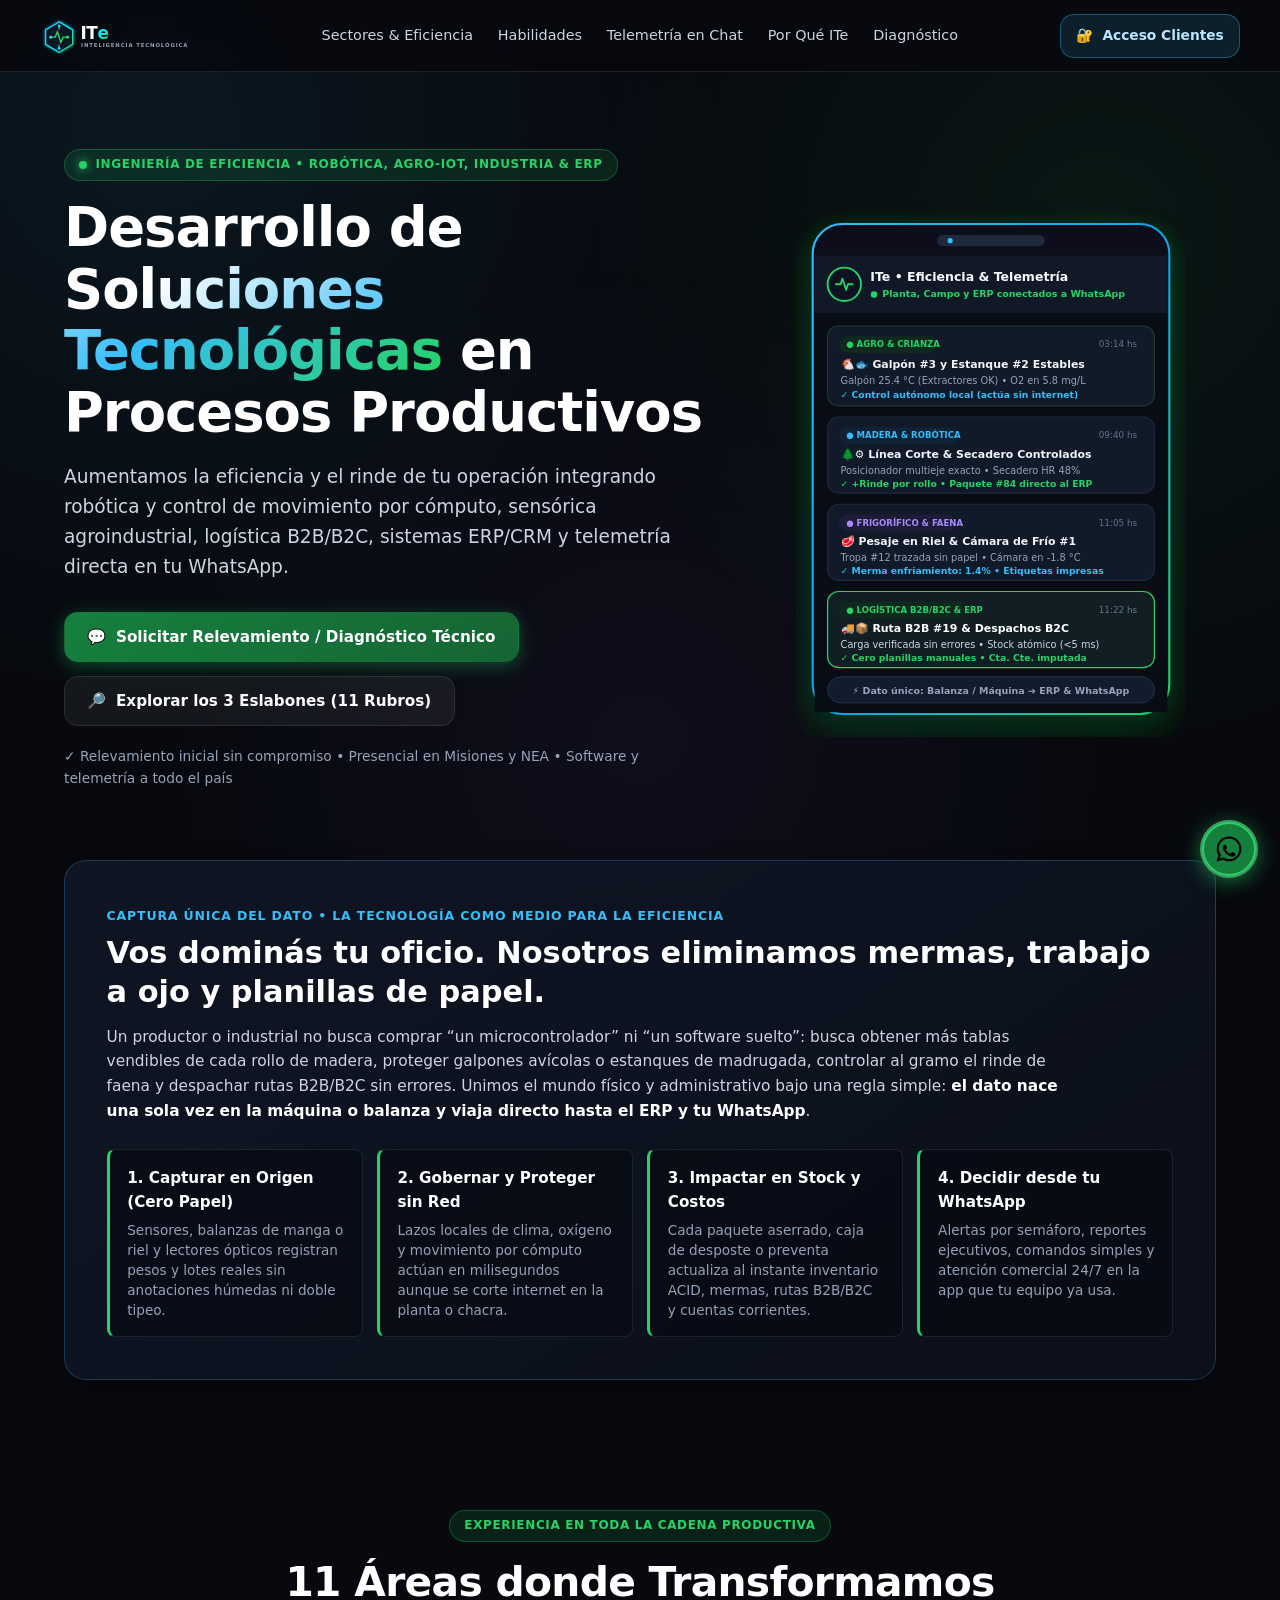
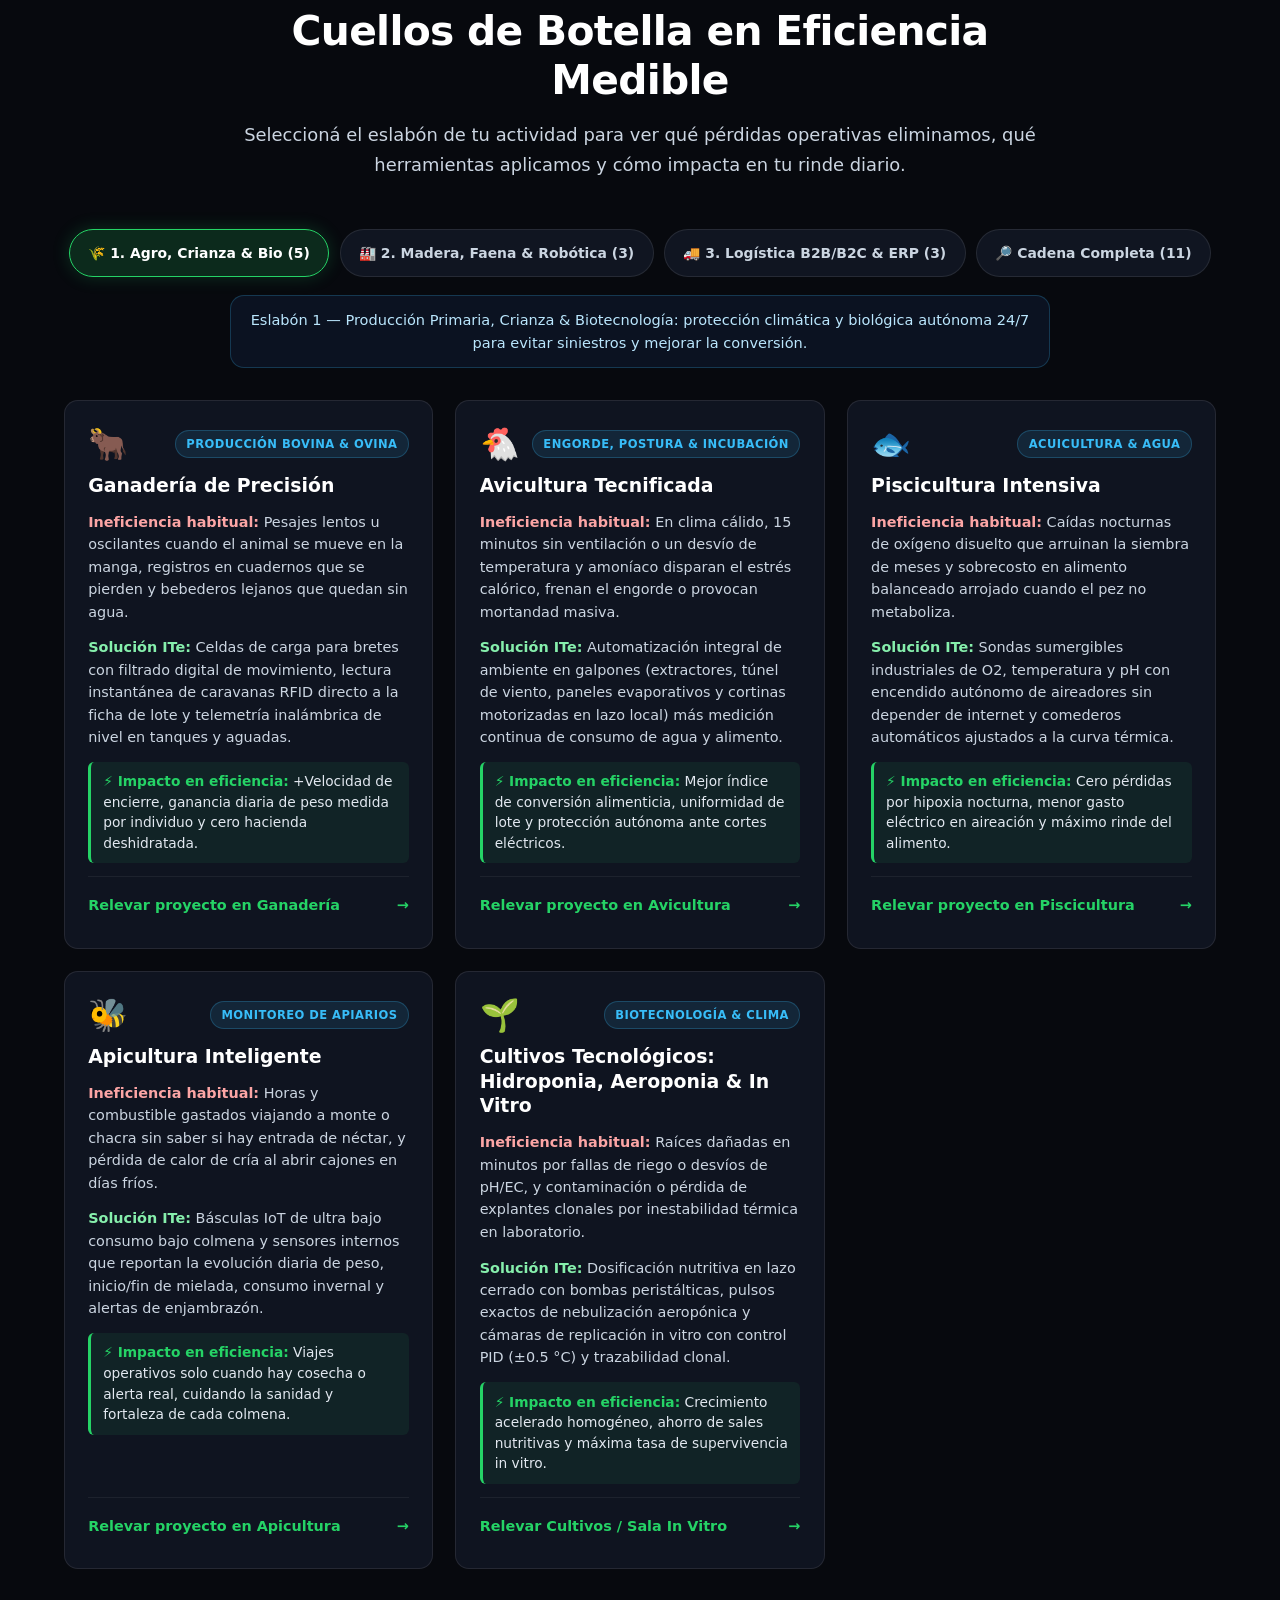
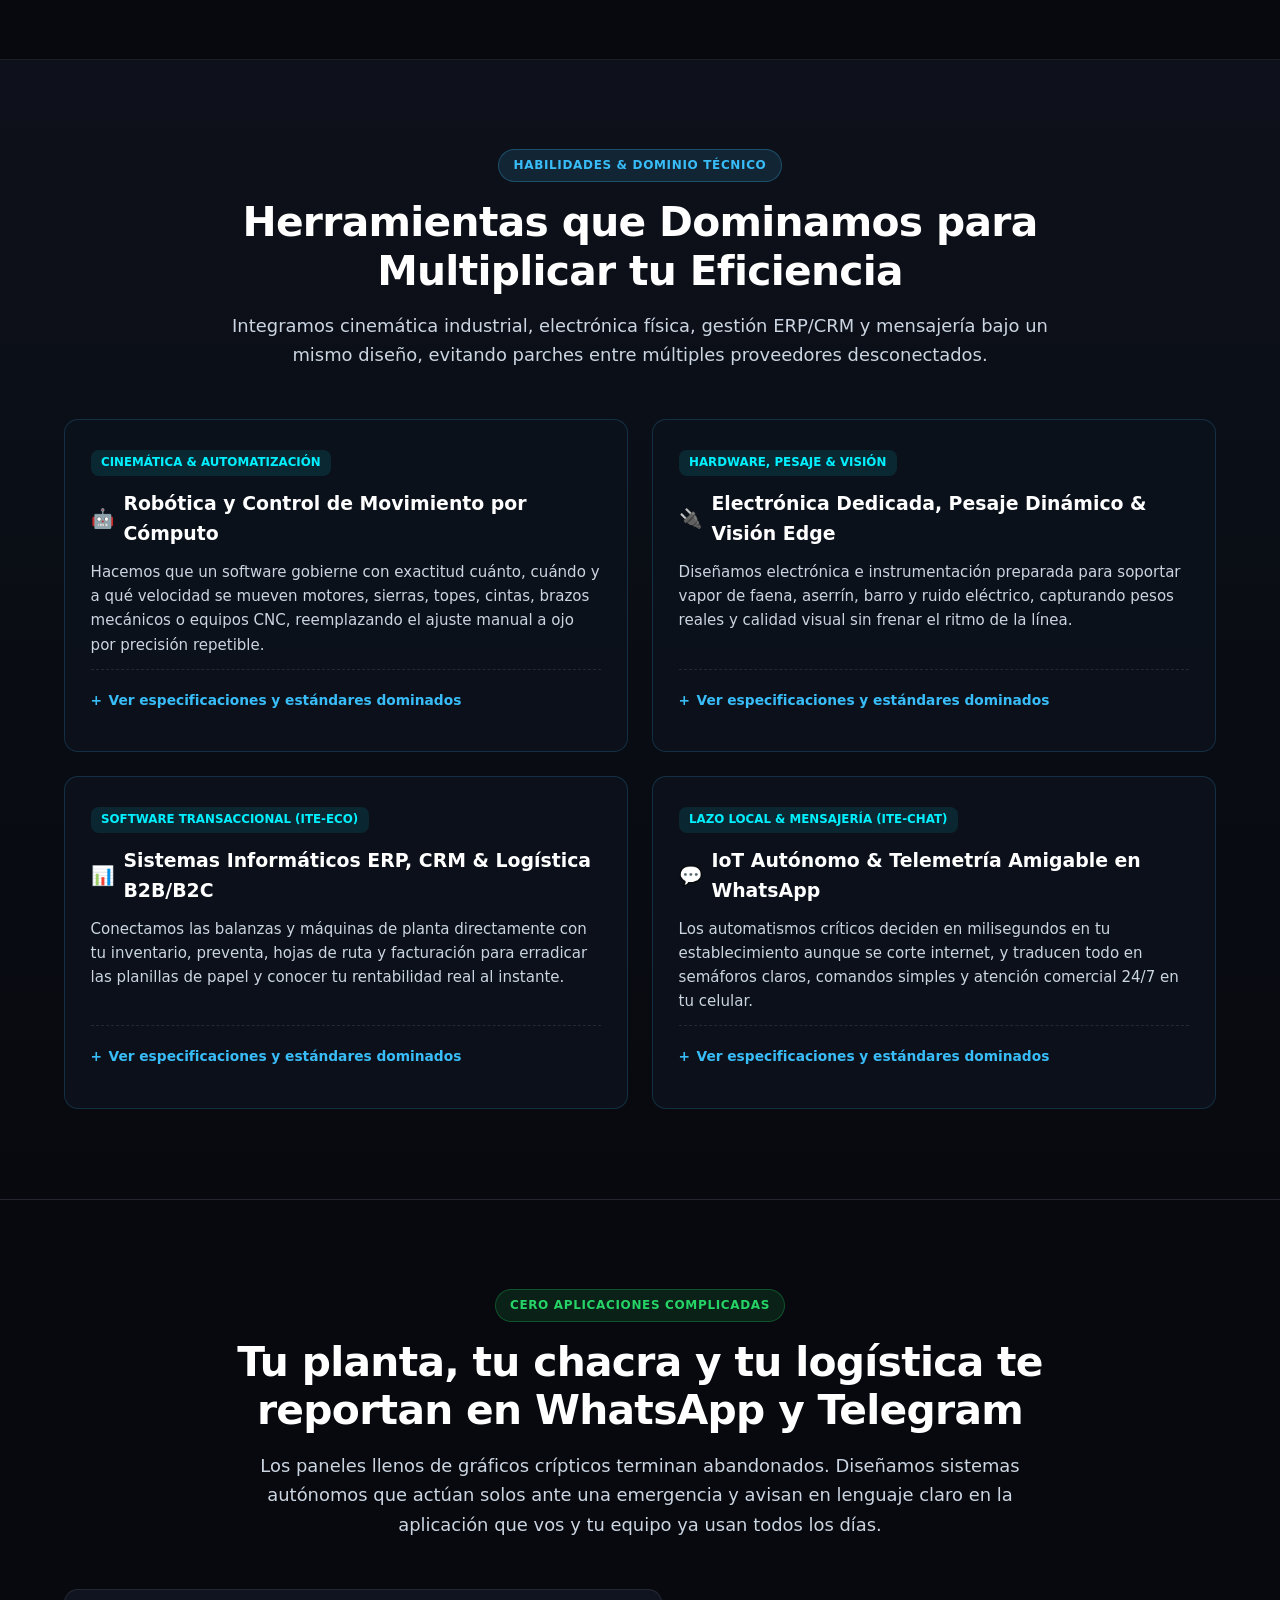
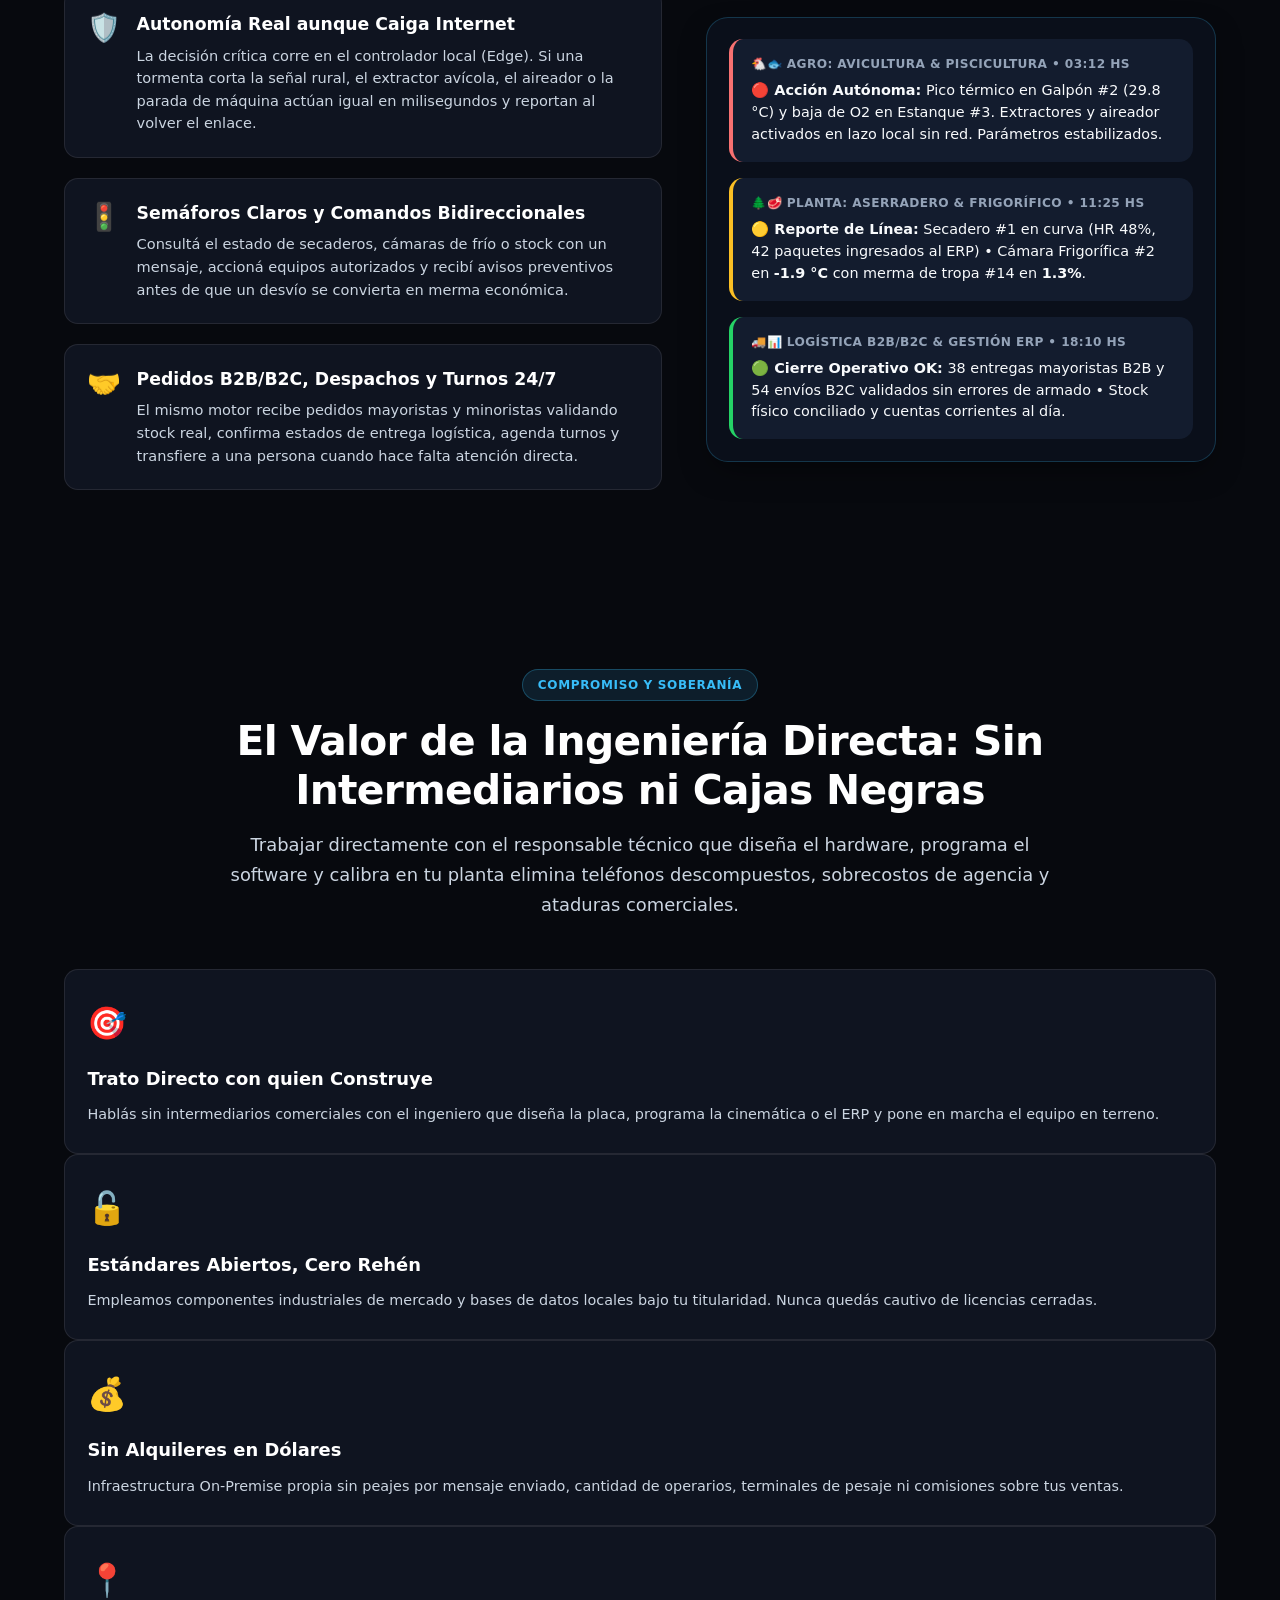
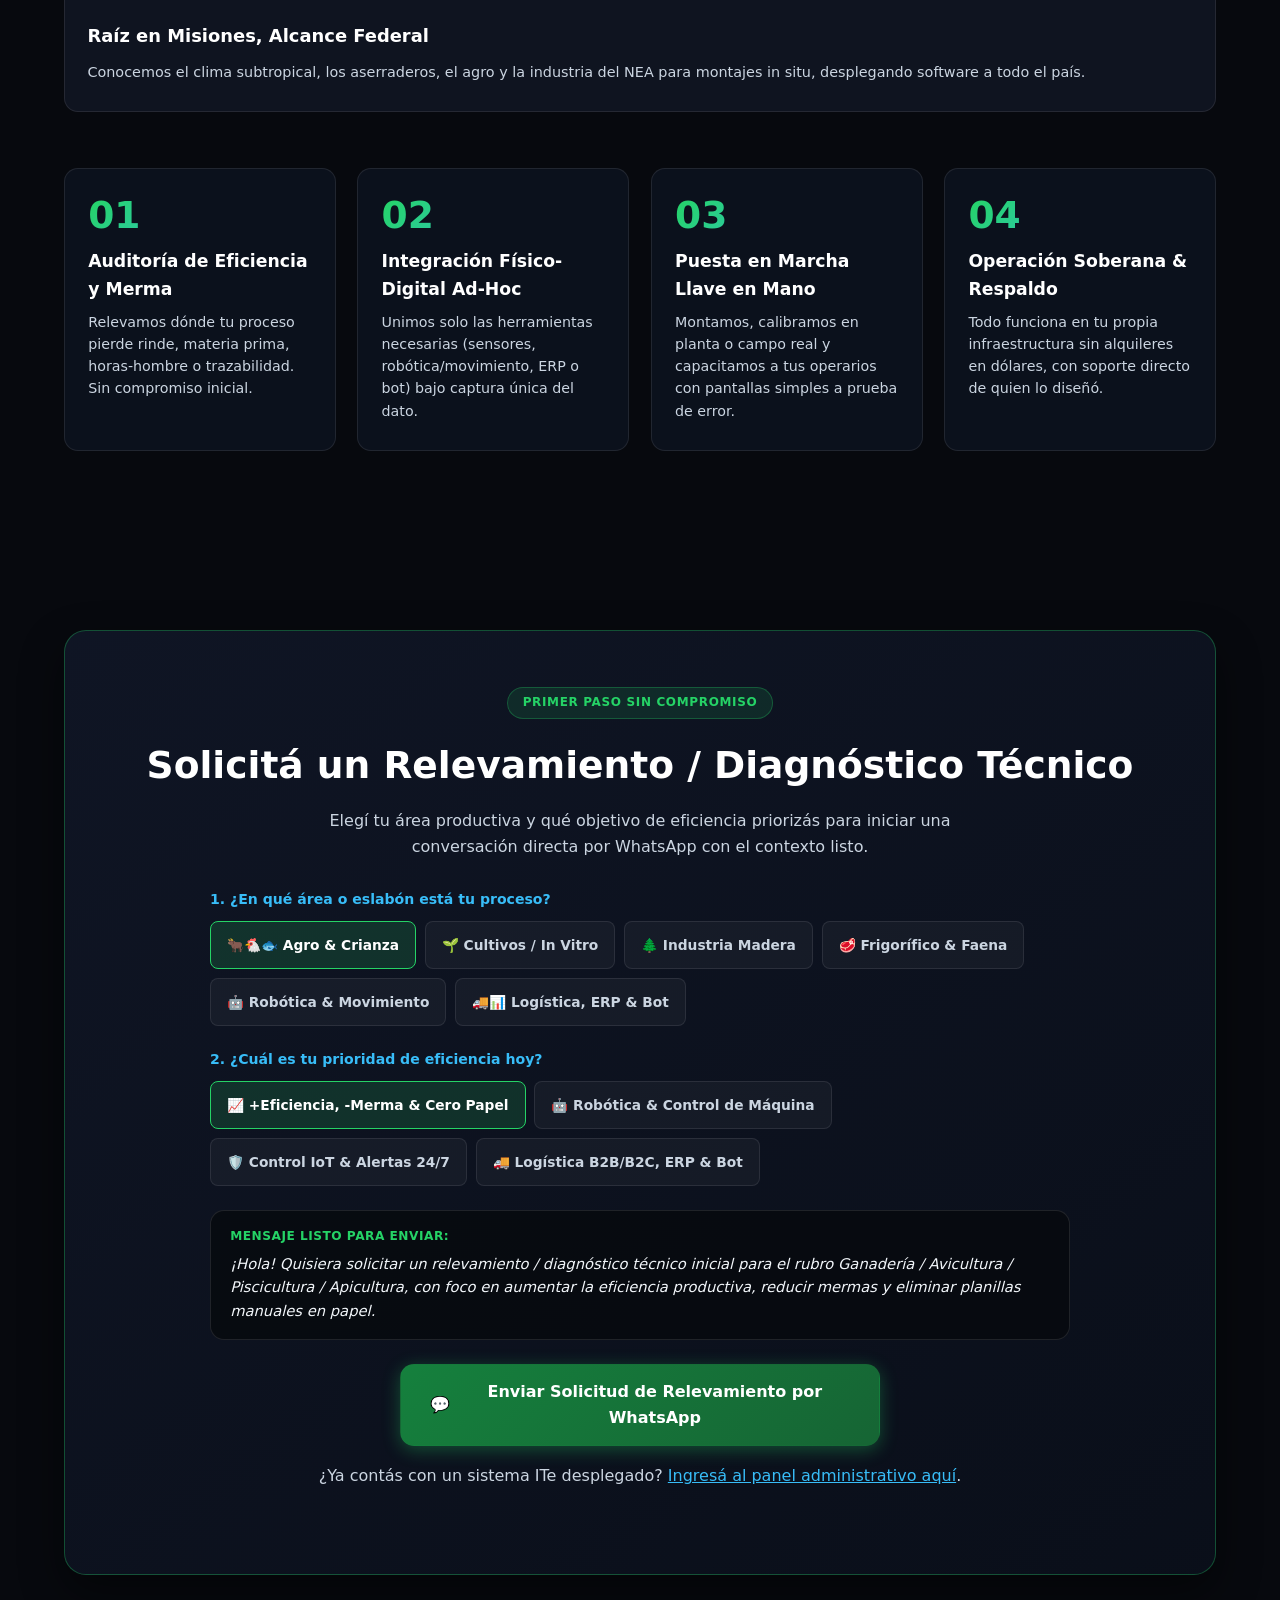
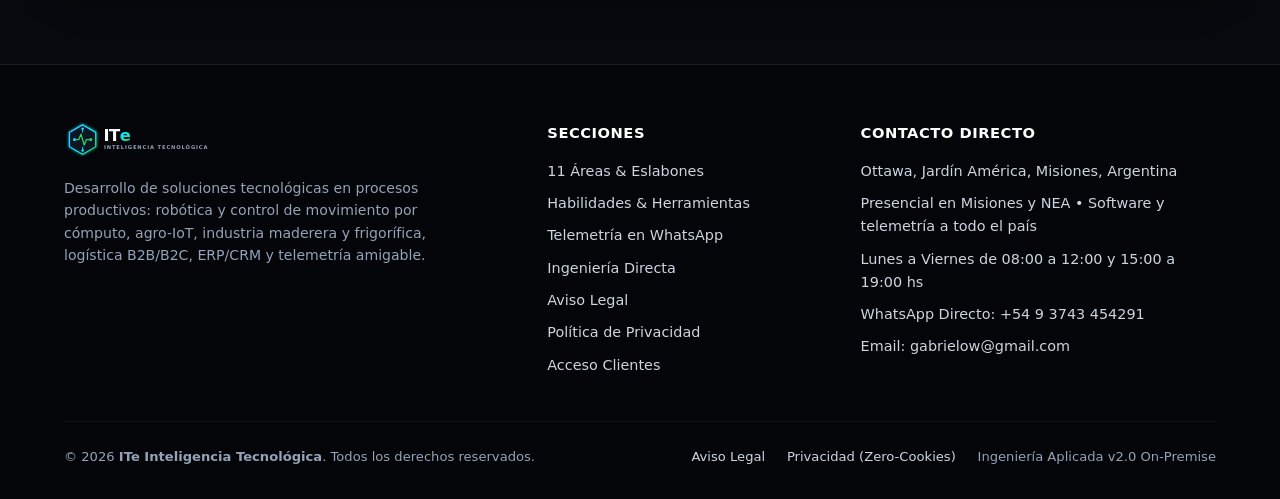
<file: index.html>
<!DOCTYPE html>
<html lang="es">
<head>
  <meta charset="UTF-8">
  <meta name="viewport" content="width=device-width, initial-scale=1.0">
  <meta http-equiv="Content-Security-Policy" content="upgrade-insecure-requests">
  <title>ITe Inteligencia Tecnológica — Soluciones en Procesos Productivos</title>
  <meta name="description" content="Ingeniería para aumentar tu eficiencia productiva: robótica y control de movimiento, agro-IoT, madera, frigoríficos, logística B2B/B2C, ERP y WhatsApp.">
  <meta name="robots" content="index, follow">
  <link rel="canonical" href="https://ite.ar/">
  <meta name="theme-color" content="#07090e">

  <!-- Open Graph / Redes Sociales y WhatsApp -->
  <meta property="og:type" content="website">
  <meta property="og:site_name" content="ITe Inteligencia Tecnológica">
  <meta property="og:title" content="ITe Inteligencia Tecnológica — Soluciones en Procesos Productivos">
  <meta property="og:description" content="Aumentamos la eficiencia y el rinde de tu operación: robótica y movimiento por cómputo, avicultura, ganadería, piscicultura, madera, frigoríficos, logística B2B/B2C y ERP/CRM.">
  <meta property="og:url" content="https://ite.ar/">
  <meta property="og:image" content="https://ite.ar/assets/logo.svg">
  <meta property="og:locale" content="es_AR">

  <!-- Twitter Card -->
  <meta name="twitter:card" content="summary_large_image">
  <meta name="twitter:title" content="ITe Inteligencia Tecnológica — Soluciones en Procesos Productivos">
  <meta name="twitter:description" content="Ingeniería de eficiencia de punta a punta: sensores, robótica y control por cómputo, aserraderos, faena, logística B2B/B2C, ERP y alertas en WhatsApp.">
  <meta name="twitter:image" content="https://ite.ar/assets/logo.svg">

  <!-- Iconos y Manifest PWA -->
  <link rel="icon" type="image/svg+xml" href="assets/favicon.svg">
  <link rel="icon" type="image/x-icon" href="assets/favicon.ico">
  <link rel="apple-touch-icon" href="assets/favicon.svg">
  <link rel="manifest" href="site.webmanifest">

  <!-- Datos Estructurados Schema.org -->
  <script type="application/ld+json">
  {
    "@context": "https://schema.org",
    "@graph": [
      {
        "@type": "ProfessionalService",
        "@id": "https://ite.ar/#organization",
        "name": "ITe Inteligencia Tecnológica",
        "url": "https://ite.ar/",
        "logo": "https://ite.ar/assets/logo.svg",
        "image": "https://ite.ar/assets/logo.svg",
        "description": "Desarrollo de soluciones tecnológicas en procesos productivos para aumentar la eficiencia operativa: robótica aplicada y control de movimiento por cómputo, electrónica e interfaces HMI, agro-IoT (ganadería, avicultura, piscicultura, apicultura, cultivos in vitro), industria de la madera, frigoríficos y plantas de faena, logística B2B/B2C, sistemas informáticos ERP/CRM y telemetría autónoma por WhatsApp.",
        "telephone": "+5493743454291",
        "email": "gabrielow@gmail.com",
        "areaServed": [
          { "@type": "AdministrativeArea", "name": "Misiones" },
          { "@type": "Country", "name": "Argentina" }
        ],
        "address": {
          "@type": "PostalAddress",
          "streetAddress": "Ottawa",
          "addressLocality": "Jardín América",
          "addressRegion": "Misiones",
          "addressCountry": "AR"
        },
        "knowsAbout": [
          "Robótica Aplicada y Control de Movimiento por Cómputo",
          "Modernización de Maquinaria CNC, Posicionadores e Interfaces HMI",
          "Electrónica Industrial, Pesaje Dinámico y Visión Artificial Edge",
          "IoT Agroindustrial: Ganadería, Avicultura, Piscicultura y Apicultura",
          "Automatización de Hidroponia, Aeroponia y Cultivo In Vitro",
          "Automatización para Industria de la Madera, Aserraderos y Secaderos",
          "Trazabilidad de Faena, Pesaje en Riel y Control de Frío en Frigoríficos",
          "Logística Integrada B2B y B2C, Ruteo y Cadena de Frío",
          "Sistemas Informáticos de Gestión ERP, CRM y Analítica Operativa",
          "Motores Conversacionales On-Premise y Telemetría en WhatsApp"
        ]
      }
    ]
  }
  </script>

  <link rel="stylesheet" href="landing.css">
  <noscript>
    <style>
      .case-card.is-hidden { display: flex !important; }
    </style>
  </noscript>
</head>
<body>

  <!-- ── 1. Navbar Principal ─────────────────────────────────────────────── -->
  <header class="navbar">
    <a href="#" class="nav-brand" aria-label="ITe Inteligencia Tecnológica — Inicio">
      <img src="assets/logo.svg" alt="ITe Inteligencia Tecnológica Logo" width="180" height="36">
    </a>

    <ul class="nav-links">
      <li><a href="#casos-testigo">Sectores &amp; Eficiencia</a></li>
      <li><a href="#herramientas">Habilidades</a></li>
      <li><a href="#telemetria">Telemetría en Chat</a></li>
      <li><a href="#ingenieria-directa">Por Qué ITe</a></li>
      <li><a href="#relevamiento">Diagnóstico</a></li>
    </ul>

    <div class="nav-actions">
      <a href="/login.html" class="btn btn-login bind-login-link" id="nav-login-btn">
        <span>🔐</span> Acceso Clientes
      </a>
    </div>
  </header>

  <!-- ── 2. Hero Principal: Servicio Punta de Lanza ──────────────────────── -->
  <main class="container">
    <section class="hero">
      <div class="hero-content">
        <div class="badge">
          <span class="pulse-dot"></span>
          <span id="hero-badge-text">Ingeniería de Eficiencia • Robótica, Agro-IoT, Industria &amp; ERP</span>
        </div>

        <h1 id="hero-headline">
          Desarrollo de <span class="gradient-text">Soluciones Tecnológicas</span> en Procesos Productivos
        </h1>

        <p id="hero-subheadline">
          Aumentamos la eficiencia y el rinde de tu operación integrando robótica y control de movimiento por cómputo, sensórica agroindustrial, logística B2B/B2C, sistemas ERP/CRM y telemetría directa en tu WhatsApp.
        </p>

        <div class="hero-cta-group">
          <a href="https://wa.me/5493743454291?text=%C2%A1Hola!%20Quisiera%20solicitar%20un%20relevamiento%20%2F%20diagn%C3%B3stico%20t%C3%A9cnico%20inicial%20sin%20compromiso%20para%20mejorar%20la%20eficiencia%20de%20mi%20proceso%20productivo." class="btn btn-primary bind-wa-link" id="hero-cta-btn" target="_blank" rel="noopener noreferrer">
            <span>💬</span> Solicitar Relevamiento / Diagnóstico Técnico
          </a>
          <a href="#casos-testigo" class="btn btn-secondary">
            <span>🔎</span> Explorar los 3 Eslabones (11 Rubros)
          </a>
        </div>

        <p class="hero-scope-note" id="hero-scope-note">
          ✓ Relevamiento inicial sin compromiso • Presencial en Misiones y NEA • Software y telemetría a todo el país
        </p>
      </div>

      <div class="hero-preview">
        <img src="assets/bot-preview.svg" alt="Consola unificada ITe de eficiencia productiva: galpones avícolas y estanques, aserradero y robótica por cómputo, pesaje en riel de frigorífico y logística B2B/B2C conectada al ERP y WhatsApp" width="384" height="528">
      </div>
    </section>

    <!-- ── 3. Principio Rector: Captura Única del Dato y Eficiencia Real ──── -->
    <section class="principle-strip" aria-label="Principio de Eficiencia y Captura Única del Dato">
      <div class="principle-box">
        <div class="principle-copy">
          <span class="principle-eyebrow">Captura Única del Dato • La Tecnología como Medio para la Eficiencia</span>
          <h2>Vos dominás tu oficio. Nosotros eliminamos mermas, trabajo a ojo y planillas de papel.</h2>
          <p>
            Un productor o industrial no busca comprar &ldquo;un microcontrolador&rdquo; ni &ldquo;un software suelto&rdquo;: busca obtener más tablas vendibles de cada rollo de madera, proteger galpones avícolas o estanques de madrugada, controlar al gramo el rinde de faena y despachar rutas B2B/B2C sin errores. Unimos el mundo físico y administrativo bajo una regla simple: <strong>el dato nace una sola vez en la máquina o balanza y viaja directo hasta el ERP y tu WhatsApp</strong>.
          </p>
        </div>
        <div class="invariant-flow" role="list" aria-label="Ciclo invariante de eficiencia ITe">
          <div class="invariant-step" role="listitem">
            <strong>1. Capturar en Origen (Cero Papel)</strong>
            <span>Sensores, balanzas de manga o riel y lectores ópticos registran pesos y lotes reales sin anotaciones húmedas ni doble tipeo.</span>
          </div>
          <div class="invariant-step" role="listitem">
            <strong>2. Gobernar y Proteger sin Red</strong>
            <span>Lazos locales de clima, oxígeno y movimiento por cómputo actúan en milisegundos aunque se corte internet en la planta o chacra.</span>
          </div>
          <div class="invariant-step" role="listitem">
            <strong>3. Impactar en Stock y Costos</strong>
            <span>Cada paquete aserrado, caja de desposte o preventa actualiza al instante inventario ACID, mermas, rutas B2B/B2C y cuentas corrientes.</span>
          </div>
          <div class="invariant-step" role="listitem">
            <strong>4. Decidir desde tu WhatsApp</strong>
            <span>Alertas por semáforo, reportes ejecutivos, comandos simples y atención comercial 24/7 en la app que tu equipo ya usa.</span>
          </div>
        </div>
      </div>
    </section>

    <!-- ── 4. Catálogo de Capacidades por Eslabones Productivos (11 Áreas) ── -->
    <section id="casos-testigo">
      <div class="section-header">
        <div class="badge">Experiencia en toda la Cadena Productiva</div>
        <h2 class="section-title">11 Áreas donde Transformamos Cuellos de Botella en Eficiencia Medible</h2>
        <p class="section-subtitle">
          Seleccioná el eslabón de tu actividad para ver qué pérdidas operativas eliminamos, qué herramientas aplicamos y cómo impacta en tu rinde diario.
        </p>
      </div>

      <div class="filter-bar" role="toolbar" aria-label="Filtrar capacidades por eslabón productivo">
        <button type="button" class="filter-chip is-active" data-filter="agro" aria-pressed="true">🌾 1. Agro, Crianza &amp; Bio (5)</button>
        <button type="button" class="filter-chip" data-filter="industria" aria-pressed="false">🏭 2. Madera, Faena &amp; Robótica (3)</button>
        <button type="button" class="filter-chip" data-filter="logistica" aria-pressed="false">🚚 3. Logística B2B/B2C &amp; ERP (3)</button>
        <button type="button" class="filter-chip" data-filter="all" aria-pressed="false">🔎 Cadena Completa (11)</button>
      </div>

      <p class="stage-caption" id="stage-caption" aria-live="polite">
        Eslabón 1 — Producción Primaria, Crianza &amp; Biotecnología: protección climática y biológica autónoma 24/7 para evitar siniestros y mejorar la conversión.
      </p>

      <div class="cases-grid" id="sector-cases-grid">
        <!-- 1. Ganadería (Eslabón 1: agro) -->
        <article class="case-card" data-id="ganaderia" data-category="agro">
          <div class="case-top">
            <span class="case-icon" aria-hidden="true">🐂</span>
            <span class="case-tag">Producción Bovina &amp; Ovina</span>
          </div>
          <h3>Ganadería de Precisión</h3>
          <p class="case-pain">
            <strong>Ineficiencia habitual:</strong> Pesajes lentos u oscilantes cuando el animal se mueve en la manga, registros en cuadernos que se pierden y bebederos lejanos que quedan sin agua.
          </p>
          <p class="case-solution">
            <strong>Solución ITe:</strong> Celdas de carga para bretes con filtrado digital de movimiento, lectura instantánea de caravanas RFID directo a la ficha de lote y telemetría inalámbrica de nivel en tanques y aguadas.
          </p>
          <p class="case-efficiency">
            <strong>⚡ Impacto en eficiencia:</strong> +Velocidad de encierre, ganancia diaria de peso medida por individuo y cero hacienda deshidratada.
          </p>
          <a href="https://wa.me/5493743454291?text=%C2%A1Hola!%20Quisiera%20solicitar%20un%20relevamiento%20t%C3%A9cnico%20para%20Ganader%C3%ADa%20(pesaje%20electr%C3%B3nico%20en%20manga%2C%20trazabilidad%20RFID%20o%20monitoreo%20de%20aguadas)." class="case-wa-link" target="_blank" rel="noopener noreferrer">
            Relevar proyecto en Ganadería <span>→</span>
          </a>
        </article>

        <!-- 2. Avicultura (Eslabón 1: agro) -->
        <article class="case-card" data-id="avicultura" data-category="agro">
          <div class="case-top">
            <span class="case-icon" aria-hidden="true">🐔</span>
            <span class="case-tag">Engorde, Postura &amp; Incubación</span>
          </div>
          <h3>Avicultura Tecnificada</h3>
          <p class="case-pain">
            <strong>Ineficiencia habitual:</strong> En clima cálido, 15 minutos sin ventilación o un desvío de temperatura y amoníaco disparan el estrés calórico, frenan el engorde o provocan mortandad masiva.
          </p>
          <p class="case-solution">
            <strong>Solución ITe:</strong> Automatización integral de ambiente en galpones (extractores, túnel de viento, paneles evaporativos y cortinas motorizadas en lazo local) más medición continua de consumo de agua y alimento.
          </p>
          <p class="case-efficiency">
            <strong>⚡ Impacto en eficiencia:</strong> Mejor índice de conversión alimenticia, uniformidad de lote y protección autónoma ante cortes eléctricos.
          </p>
          <a href="https://wa.me/5493743454291?text=%C2%A1Hola!%20Quisiera%20solicitar%20un%20relevamiento%20t%C3%A9cnico%20para%20Avicultura%20(automatizaci%C3%B3n%20clim%C3%A1tica%20de%20galpones%2C%20ventilaci%C3%B3n%2Fcortinas%20y%20monitoreo%20en%20WhatsApp)." class="case-wa-link" target="_blank" rel="noopener noreferrer">
            Relevar proyecto en Avicultura <span>→</span>
          </a>
        </article>

        <!-- 3. Piscicultura (Eslabón 1: agro) -->
        <article class="case-card" data-id="piscicultura" data-category="agro">
          <div class="case-top">
            <span class="case-icon" aria-hidden="true">🐟</span>
            <span class="case-tag">Acuicultura &amp; Agua</span>
          </div>
          <h3>Piscicultura Intensiva</h3>
          <p class="case-pain">
            <strong>Ineficiencia habitual:</strong> Caídas nocturnas de oxígeno disuelto que arruinan la siembra de meses y sobrecosto en alimento balanceado arrojado cuando el pez no metaboliza.
          </p>
          <p class="case-solution">
            <strong>Solución ITe:</strong> Sondas sumergibles industriales de O2, temperatura y pH con encendido autónomo de aireadores sin depender de internet y comederos automáticos ajustados a la curva térmica.
          </p>
          <p class="case-efficiency">
            <strong>⚡ Impacto en eficiencia:</strong> Cero pérdidas por hipoxia nocturna, menor gasto eléctrico en aireación y máximo rinde del alimento.
          </p>
          <a href="https://wa.me/5493743454291?text=%C2%A1Hola!%20Quisiera%20solicitar%20un%20relevamiento%20t%C3%A9cnico%20para%20Piscicultura%20(monitoreo%20de%20ox%C3%ADgeno%2Fagua%2C%20aireaci%C3%B3n%20autom%C3%A1tica%20o%20alimentaci%C3%B3n)." class="case-wa-link" target="_blank" rel="noopener noreferrer">
            Relevar proyecto en Piscicultura <span>→</span>
          </a>
        </article>

        <!-- 4. Apicultura (Eslabón 1: agro) -->
        <article class="case-card" data-id="apicultura" data-category="agro">
          <div class="case-top">
            <span class="case-icon" aria-hidden="true">🐝</span>
            <span class="case-tag">Monitoreo de Apiarios</span>
          </div>
          <h3>Apicultura Inteligente</h3>
          <p class="case-pain">
            <strong>Ineficiencia habitual:</strong> Horas y combustible gastados viajando a monte o chacra sin saber si hay entrada de néctar, y pérdida de calor de cría al abrir cajones en días fríos.
          </p>
          <p class="case-solution">
            <strong>Solución ITe:</strong> Básculas IoT de ultra bajo consumo bajo colmena y sensores internos que reportan la evolución diaria de peso, inicio/fin de mielada, consumo invernal y alertas de enjambrazón.
          </p>
          <p class="case-efficiency">
            <strong>⚡ Impacto en eficiencia:</strong> Viajes operativos solo cuando hay cosecha o alerta real, cuidando la sanidad y fortaleza de cada colmena.
          </p>
          <a href="https://wa.me/5493743454291?text=%C2%A1Hola!%20Quisiera%20solicitar%20un%20relevamiento%20t%C3%A9cnico%20para%20Apicultura%20(pesaje%20continuo%20de%20colmenas%20y%20telemetr%C3%ADa%20de%20apiarios)." class="case-wa-link" target="_blank" rel="noopener noreferrer">
            Relevar proyecto en Apicultura <span>→</span>
          </a>
        </article>

        <!-- 5. Cultivos Tecnológicos (Eslabón 1: agro) -->
        <article class="case-card" data-id="cultivos" data-category="agro">
          <div class="case-top">
            <span class="case-icon" aria-hidden="true">🌱</span>
            <span class="case-tag">Biotecnología &amp; Clima</span>
          </div>
          <h3>Cultivos Tecnológicos: Hidroponia, Aeroponia &amp; In Vitro</h3>
          <p class="case-pain">
            <strong>Ineficiencia habitual:</strong> Raíces dañadas en minutos por fallas de riego o desvíos de pH/EC, y contaminación o pérdida de explantes clonales por inestabilidad térmica en laboratorio.
          </p>
          <p class="case-solution">
            <strong>Solución ITe:</strong> Dosificación nutritiva en lazo cerrado con bombas peristálticas, pulsos exactos de nebulización aeropónica y cámaras de replicación in vitro con control PID (±0.5 °C) y trazabilidad clonal.
          </p>
          <p class="case-efficiency">
            <strong>⚡ Impacto en eficiencia:</strong> Crecimiento acelerado homogéneo, ahorro de sales nutritivas y máxima tasa de supervivencia in vitro.
          </p>
          <a href="https://wa.me/5493743454291?text=%C2%A1Hola!%20Quisiera%20solicitar%20un%20relevamiento%20t%C3%A9cnico%20para%20Cultivos%20Tecnol%C3%B3gicos%20(hidroponia%2C%20aeroponia%20o%20salas%20de%20micropropagaci%C3%B3n%20in%20vitro)." class="case-wa-link" target="_blank" rel="noopener noreferrer">
            Relevar Cultivos / Sala In Vitro <span>→</span>
          </a>
        </article>

        <!-- 6. Industria de la Madera (Eslabón 2: industria) -->
        <article class="case-card is-hidden" data-id="madera" data-category="industria">
          <div class="case-top">
            <span class="case-icon" aria-hidden="true">🌲</span>
            <span class="case-tag">Aserradero, Secado &amp; Remanufactura</span>
          </div>
          <h3>Industria de la Madera</h3>
          <p class="case-pain">
            <strong>Ineficiencia habitual:</strong> Bajo aprovechamiento del rollo por posicionamiento manual de corte, tablas rajadas o reviradas por mal control de secadero y descontrol en el stock de paquetes.
          </p>
          <p class="case-solution">
            <strong>Solución ITe:</strong> Topes y posicionadores de corte gobernados por cómputo, automatización psicrométrica de cámaras de secado (temperatura/humedad), conteo óptico e ingreso directo de paquetes etiquetados al ERP.
          </p>
          <p class="case-efficiency">
            <strong>⚡ Impacto en eficiencia:</strong> Más pies cuadrados vendibles por cada rollo procesado, secado parejo sin descarte e inventario exacto en playa.
          </p>
          <a href="https://wa.me/5493743454291?text=%C2%A1Hola!%20Quisiera%20solicitar%20un%20diagn%C3%B3stico%20t%C3%A9cnico%20para%20Industria%20de%20la%20Madera%20(automatizaci%C3%B3n%20de%20corte%2Fposicionadores%2C%20control%20de%20secaderos%20o%20trazabilidad%20de%20paquetes)." class="case-wa-link" target="_blank" rel="noopener noreferrer">
            Relevar Aserradero / Secadero <span>→</span>
          </a>
        </article>

        <!-- 7. Frigoríficos y Plantas de Faena (Eslabón 2: industria) -->
        <article class="case-card is-hidden" data-id="frigorifico" data-category="industria">
          <div class="case-top">
            <span class="case-icon" aria-hidden="true">🥩</span>
            <span class="case-tag">Faena, Desposte &amp; Frío</span>
          </div>
          <h3>Frigoríficos y Plantas de Faena</h3>
          <p class="case-pain">
            <strong>Ineficiencia habitual:</strong> Diferencias entre peso vivo, rinde de playa y cámaras; anotaciones manuales húmedas propensas a error, mermas excesivas de frío y riesgo en compresores.
          </p>
          <p class="case-solution">
            <strong>Solución ITe:</strong> Pesaje electrónico dinámico en riel/noria y básculas de piso conectadas directo al sistema, etiquetado térmico de tropa/media res/caja de desposte y monitoreo 24/7 de cámaras frigoríficas.
          </p>
          <p class="case-efficiency">
            <strong>⚡ Impacto en eficiencia:</strong> Control quirúrgico de merma y rinde por tropa, trazabilidad sanitaria instantánea y cadena de frío blindada.
          </p>
          <a href="https://wa.me/5493743454291?text=%C2%A1Hola!%20Quisiera%20solicitar%20un%20diagn%C3%B3stico%20t%C3%A9cnico%20para%20Frigor%C3%ADfico%20%2F%20Planta%20de%20Faena%20(pesaje%20en%20riel%2C%20trazabilidad%20de%20desposte%2C%20control%20de%20merma%20o%20c%C3%A1maras%20de%20fr%C3%ADo)." class="case-wa-link" target="_blank" rel="noopener noreferrer">
            Relevar Frigorífico / Línea de Faena <span>→</span>
          </a>
        </article>

        <!-- 8. Robótica Aplicada y Movimiento por Cómputo (Eslabón 2: industria) -->
        <article class="case-card is-hidden" data-id="robotica-movimiento" data-category="industria">
          <div class="case-top">
            <span class="case-icon" aria-hidden="true">🤖</span>
            <span class="case-tag">Cinemática, Ejes &amp; Visión</span>
          </div>
          <h3>Robótica Aplicada, Movimiento por Cómputo &amp; Visión</h3>
          <p class="case-pain">
            <strong>Ineficiencia habitual:</strong> Procesos lentos y agotadores hechos a pulso, o máquinas mecánicamente sanas detenidas porque su electrónica propietaria envejeció y el repuesto cuesta una fortuna.
          </p>
          <p class="case-solution">
            <strong>Solución ITe:</strong> Gobierno por software de servomotores, actuadores, ejes sincronizados, brazos manipuladores y máquinas CNC con estándares industriales abiertos, paneles HMI claros en español e inspección por visión artificial.
          </p>
          <p class="case-efficiency">
            <strong>⚡ Impacto en eficiencia:</strong> Ciclos continuos sin fatiga, precisión repetible a la décima de milímetro y recuperación de capital instalado.
          </p>
          <a href="https://wa.me/5493743454291?text=%C2%A1Hola!%20Quisiera%20solicitar%20un%20diagn%C3%B3stico%20t%C3%A9cnico%20sobre%20Rob%C3%B3tica%2C%20Control%20de%20Movimiento%20por%20C%C3%B3mputo%2C%20modernizaci%C3%B3n%20de%20m%C3%A1quina%20o%20Visi%C3%B3n%20Artificial." class="case-wa-link" target="_blank" rel="noopener noreferrer">
            Relevar Robótica / Control de Máquina <span>→</span>
          </a>
        </article>

        <!-- 9. Logística B2B y B2C Integrada (Eslabón 3: logistica) -->
        <article class="case-card is-hidden" data-id="logistica" data-category="logistica">
          <div class="case-top">
            <span class="case-icon" aria-hidden="true">🚚</span>
            <span class="case-tag">Distribución B2B &amp; Entrega B2C</span>
          </div>
          <h3>Logística B2B y B2C Integrada</h3>
          <p class="case-pain">
            <strong>Ineficiencia habitual:</strong> Pedidos mayoristas mal armados, devoluciones por errores de carga, repartos desordenados sin control de temperatura ni confirmación real de entrega al cliente.
          </p>
          <p class="case-solution">
            <strong>Solución ITe:</strong> Flujo digital continuo desde la preventa B2B o compra B2C: picking verificado por lector de códigos, armado de hojas de ruta, telemetría de frío en tránsito y avisos automáticos de despacho por WhatsApp.
          </p>
          <p class="case-efficiency">
            <strong>⚡ Impacto en eficiencia:</strong> Menos fletes fallidos, preparación de cargas sin errores de bulto y clientes informados sin llamar al depósito.
          </p>
          <a href="https://wa.me/5493743454291?text=%C2%A1Hola!%20Quisiera%20solicitar%20un%20diagn%C3%B3stico%20t%C3%A9cnico%20para%20optimizar%20Log%C3%ADstica%20B2B%20%2F%20B2C%2C%20armado%20de%20pedidos%20y%20trazabilidad%20de%20entregas." class="case-wa-link" target="_blank" rel="noopener noreferrer">
            Relevar Logística B2B / B2C <span>→</span>
          </a>
        </article>

        <!-- 10. Sistemas Informáticos ERP, CRM & Analítica (Eslabón 3: logistica) -->
        <article class="case-card is-hidden" data-id="sistemas-erp-crm" data-category="logistica">
          <div class="case-top">
            <span class="case-icon" aria-hidden="true">📊</span>
            <span class="case-tag">Gestión, Costos &amp; BI</span>
          </div>
          <h3>Sistemas Informáticos: ERP, CRM &amp; Analítica</h3>
          <p class="case-pain">
            <strong>Ineficiencia habitual:</strong> Empleados tipeando tres veces la misma planilla, sobreventa de mercadería agotada, cuentas corrientes desactualizadas y sistemas lentos con abonos en dólares.
          </p>
          <p class="case-solution">
            <strong>Solución ITe:</strong> Plataforma transaccional propia en Go (&lt;5 ms) conectada directo a planta y mostrador: reserva atómica de stock, listas mayoristas/minoristas bimonetarias, CRM comercial, contabilidad y tableros gerenciales.
          </p>
          <p class="case-efficiency">
            <strong>⚡ Impacto en eficiencia:</strong> El dato nace una sola vez y viaja solo hasta la factura y el balance; cero fugas administrativas y soberanía total.
          </p>
          <a href="https://wa.me/5493743454291?text=%C2%A1Hola!%20Quisiera%20solicitar%20un%20diagn%C3%B3stico%20t%C3%A9cnico%20sobre%20Sistemas%20Inform%C3%A1ticos%20de%20Gesti%C3%B3n%20(ERP%2C%20CRM%2C%20control%20de%20stock%20y%20anal%C3%ADtica%20de%20costos)." class="case-wa-link" target="_blank" rel="noopener noreferrer">
            Relevar Sistema ERP / CRM <span>→</span>
          </a>
        </article>

        <!-- 11. Atención Autónoma & Telemetría en Chat (Eslabón 3: logistica) -->
        <article class="case-card is-hidden" data-id="atencion-bot" data-category="logistica">
          <div class="case-top">
            <span class="case-icon" aria-hidden="true">💬</span>
            <span class="case-tag">Ventas, Turnos &amp; Alertas 24/7</span>
          </div>
          <h3>Atención Autónoma &amp; Telemetría en Chat</h3>
          <p class="case-pain">
            <strong>Ineficiencia habitual:</strong> Ventas perdidas fuera de horario, teléfonos colapsados respondiendo precios repetitivos, ausentismo en turnos y alarmas de planta vistas demasiado tarde.
          </p>
          <p class="case-solution">
            <strong>Solución ITe:</strong> Motor conversacional On-Premise en WhatsApp y Telegram integrado en vivo a tu stock, listas B2B/B2C, agenda de turnos con recordatorios y sensores industriales, con pase fluido a humano.
          </p>
          <p class="case-efficiency">
            <strong>⚡ Impacto en eficiencia:</strong> Recepción de pedidos y turnos las 24 hs sin sumar estructura fija y reacción inmediata ante alertas operativas.
          </p>
          <a href="https://wa.me/5493743454291?text=%C2%A1Hola!%20Quisiera%20solicitar%20un%20diagn%C3%B3stico%20t%C3%A9cnico%20para%20implementar%20Atenci%C3%B3n%20Aut%C3%B3noma%20por%20Bot%2C%20toma%20de%20pedidos%20o%20turnos%20en%20WhatsApp." class="case-wa-link" target="_blank" rel="noopener noreferrer">
            Relevar Bot Comercial / Turnos <span>→</span>
          </a>
        </article>
      </div>
    </section>
  </main>

  <!-- ── 5. Habilidades y Dominio de Herramientas de Ingeniería ──────────── -->
  <section id="herramientas" class="tech-section">
    <div class="container">
      <div class="section-header">
        <div class="badge badge-tech">Habilidades &amp; Dominio Técnico</div>
        <h2 class="section-title">Herramientas que Dominamos para Multiplicar tu Eficiencia</h2>
        <p class="section-subtitle">
          Integramos cinemática industrial, electrónica física, gestión ERP/CRM y mensajería bajo un mismo diseño, evitando parches entre múltiples proveedores desconectados.
        </p>
      </div>

      <div class="tech-grid" id="engineering-tools-grid">
        <article class="tech-card">
          <span class="tech-badge">Cinemática &amp; Automatización</span>
          <h3><span>🤖</span> Robótica y Control de Movimiento por Cómputo</h3>
          <p>Hacemos que un software gobierne con exactitud cuánto, cuándo y a qué velocidad se mueven motores, sierras, topes, cintas, brazos mecánicos o equipos CNC, reemplazando el ajuste manual a ojo por precisión repetible.</p>
          <details class="tech-details">
            <summary>Ver especificaciones y estándares dominados</summary>
            <p>Servomotores y steppers en lazo cerrado con encoders, variadores de frecuencia por Modbus, cinemática multieje y CNC abierto (GRBL HAL / LinuxCNC), aislación optoacoplada industrial y paneles táctiles HMI en español.</p>
          </details>
        </article>

        <article class="tech-card">
          <span class="tech-badge">Hardware, Pesaje &amp; Visión</span>
          <h3><span>🔌</span> Electrónica Dedicada, Pesaje Dinámico &amp; Visión Edge</h3>
          <p>Diseñamos electrónica e instrumentación preparada para soportar vapor de faena, aserrín, barro y ruido eléctrico, capturando pesos reales y calidad visual sin frenar el ritmo de la línea.</p>
          <details class="tech-details">
            <summary>Ver especificaciones y estándares dominados</summary>
            <p>PCBs a medida (ESP32/STM32), buses RS485/CAN y lazos 4-20 mA, filtrado digital de celdas de carga en rieles y mangas, enlaces rurales LoRa/RF e inspección dimensional y lectura de códigos 1D/2D con OpenCV.</p>
          </details>
        </article>

        <article class="tech-card">
          <span class="tech-badge">Software Transaccional (ite-eco)</span>
          <h3><span>📊</span> Sistemas Informáticos ERP, CRM &amp; Logística B2B/B2C</h3>
          <p>Conectamos las balanzas y máquinas de planta directamente con tu inventario, preventa, hojas de ruta y facturación para erradicar las planillas de papel y conocer tu rentabilidad real al instante.</p>
          <details class="tech-details">
            <summary>Ver especificaciones y estándares dominados</summary>
            <p>Arquitectura compilada en Go (&lt;5 ms), transacciones ACID sin sobreventas en SQLite WAL / PostgreSQL, matriz de precios B2B/B2C, cuentas corrientes, etiquetado/comandas ESC/POS y analítica operativa.</p>
          </details>
        </article>

        <article class="tech-card">
          <span class="tech-badge">Lazo Local &amp; Mensajería (ite-chat)</span>
          <h3><span>💬</span> IoT Autónomo &amp; Telemetría Amigable en WhatsApp</h3>
          <p>Los automatismos críticos deciden en milisegundos en tu establecimiento aunque se corte internet, y traducen todo en semáforos claros, comandos simples y atención comercial 24/7 en tu celular.</p>
          <details class="tech-details">
            <summary>Ver especificaciones y estándares dominados</summary>
            <p>Control PID y por histéresis en el borde (Edge), motor Go de ultra bajo consumo (&lt;15 MB RAM), alertas proactivas en WhatsApp y Telegram, comandos bidireccionales, turnero y derivación asistida a operador.</p>
          </details>
        </article>
      </div>
    </div>
  </section>

  <!-- ── 6. Gestión Autónoma & Telemetría Amigable en WhatsApp / Telegram ── -->
  <main class="container">
    <section id="telemetria">
      <div class="section-header">
        <div class="badge">Cero Aplicaciones Complicadas</div>
        <h2 class="section-title">Tu planta, tu chacra y tu logística te reportan en WhatsApp y Telegram</h2>
        <p class="section-subtitle">
          Los paneles llenos de gráficos crípticos terminan abandonados. Diseñamos sistemas autónomos que actúan solos ante una emergencia y avisan en lenguaje claro en la aplicación que vos y tu equipo ya usan todos los días.
        </p>
      </div>

      <div class="telemetry-layout">
        <div class="telemetry-benefits">
          <div class="benefit-item">
            <div class="benefit-icon" aria-hidden="true">🛡️</div>
            <div>
              <h3>Autonomía Real aunque Caiga Internet</h3>
              <p>La decisión crítica corre en el controlador local (Edge). Si una tormenta corta la señal rural, el extractor avícola, el aireador o la parada de máquina actúan igual en milisegundos y reportan al volver el enlace.</p>
            </div>
          </div>

          <div class="benefit-item">
            <div class="benefit-icon" aria-hidden="true">🚦</div>
            <div>
              <h3>Semáforos Claros y Comandos Bidireccionales</h3>
              <p>Consultá el estado de secaderos, cámaras de frío o stock con un mensaje, accioná equipos autorizados y recibí avisos preventivos antes de que un desvío se convierta en merma económica.</p>
            </div>
          </div>

          <div class="benefit-item">
            <div class="benefit-icon" aria-hidden="true">🤝</div>
            <div>
              <h3>Pedidos B2B/B2C, Despachos y Turnos 24/7</h3>
              <p>El mismo motor recibe pedidos mayoristas y minoristas validando stock real, confirma estados de entrega logística, agenda turnos y transfiere a una persona cuando hace falta atención directa.</p>
            </div>
          </div>
        </div>

        <div class="telemetry-feed" aria-label="Ejemplos reales de notificaciones amigables en mensajería">
          <div class="chat-sample chat-alert">
            <span class="chat-meta">🐔🐟 Agro: Avicultura &amp; Piscicultura • 03:12 hs</span>
            <p><strong>🔴 Acción Autónoma:</strong> Pico térmico en Galpón #2 (29.8 °C) y baja de O2 en Estanque #3. Extractores y aireador activados en lazo local sin red. Parámetros estabilizados.</p>
          </div>
          <div class="chat-sample chat-warn">
            <span class="chat-meta">🌲🥩 Planta: Aserradero &amp; Frigorífico • 11:25 hs</span>
            <p><strong>🟡 Reporte de Línea:</strong> Secadero #1 en curva (HR 48%, 42 paquetes ingresados al ERP) • Cámara Frigorífica #2 en <strong>-1.9 °C</strong> con merma de tropa #14 en <strong>1.3%</strong>.</p>
          </div>
          <div class="chat-sample chat-ok">
            <span class="chat-meta">🚚📊 Logística B2B/B2C &amp; Gestión ERP • 18:10 hs</span>
            <p><strong>🟢 Cierre Operativo OK:</strong> 38 entregas mayoristas B2B y 54 envíos B2C validados sin errores de armado • Stock físico conciliado y cuentas corrientes al día.</p>
          </div>
        </div>
      </div>
    </section>

    <!-- ── 7. Ingeniería Directa Unipersonal & Protocolo de 4 Etapas ───────── -->
    <section id="ingenieria-directa">
      <div class="section-header">
        <div class="badge badge-tech">Compromiso y Soberanía</div>
        <h2 class="section-title">El Valor de la Ingeniería Directa: Sin Intermediarios ni Cajas Negras</h2>
        <p class="section-subtitle">
          Trabajar directamente con el responsable técnico que diseña el hardware, programa el software y calibra en tu planta elimina teléfonos descompuestos, sobrecostos de agencia y ataduras comerciales.
        </p>
      </div>

      <div class="features-grid features-spaced">
        <article class="feature-card">
          <div class="feature-icon" aria-hidden="true">🎯</div>
          <h3>Trato Directo con quien Construye</h3>
          <p>Hablás sin intermediarios comerciales con el ingeniero que diseña la placa, programa la cinemática o el ERP y pone en marcha el equipo en terreno.</p>
        </article>

        <article class="feature-card">
          <div class="feature-icon" aria-hidden="true">🔓</div>
          <h3>Estándares Abiertos, Cero Rehén</h3>
          <p>Empleamos componentes industriales de mercado y bases de datos locales bajo tu titularidad. Nunca quedás cautivo de licencias cerradas.</p>
        </article>

        <article class="feature-card">
          <div class="feature-icon" aria-hidden="true">💰</div>
          <h3>Sin Alquileres en Dólares</h3>
          <p>Infraestructura On-Premise propia sin peajes por mensaje enviado, cantidad de operarios, terminales de pesaje ni comisiones sobre tus ventas.</p>
        </article>

        <article class="feature-card">
          <div class="feature-icon" aria-hidden="true">📍</div>
          <h3>Raíz en Misiones, Alcance Federal</h3>
          <p>Conocemos el clima subtropical, los aserraderos, el agro y la industria del NEA para montajes in situ, desplegando software a todo el país.</p>
        </article>
      </div>

      <div class="steps-grid steps-four">
        <article class="step-card">
          <div class="step-number">01</div>
          <h3>Auditoría de Eficiencia y Merma</h3>
          <p>Relevamos dónde tu proceso pierde rinde, materia prima, horas-hombre o trazabilidad. Sin compromiso inicial.</p>
        </article>

        <article class="step-card">
          <div class="step-number">02</div>
          <h3>Integración Físico-Digital Ad-Hoc</h3>
          <p>Unimos solo las herramientas necesarias (sensores, robótica/movimiento, ERP o bot) bajo captura única del dato.</p>
        </article>

        <article class="step-card">
          <div class="step-number">03</div>
          <h3>Puesta en Marcha Llave en Mano</h3>
          <p>Montamos, calibramos en planta o campo real y capacitamos a tus operarios con pantallas simples a prueba de error.</p>
        </article>

        <article class="step-card">
          <div class="step-number">04</div>
          <h3>Operación Soberana &amp; Respaldo</h3>
          <p>Todo funciona en tu propia infraestructura sin alquileres en dólares, con soporte directo de quien lo diseñó.</p>
        </article>
      </div>
    </section>

    <!-- ── 8. Configurador Rápido de Relevamiento Técnico (Zero-Backend) ──── -->
    <section id="relevamiento">
      <div class="cta-banner diagnostic-box">
        <div class="badge">Primer Paso Sin Compromiso</div>
        <h2>Solicitá un Relevamiento / Diagnóstico Técnico</h2>
        <p>
          Elegí tu área productiva y qué objetivo de eficiencia priorizás para iniciar una conversación directa por WhatsApp con el contexto listo.
        </p>

        <div class="diag-step">
          <span class="diag-label">1. ¿En qué área o eslabón está tu proceso?</span>
          <div class="diag-chips" id="diag-sectors" role="group" aria-label="Seleccionar rubro o área">
            <button type="button" class="diag-chip is-selected" data-value="Ganadería / Avicultura / Piscicultura / Apicultura">🐂🐔🐟 Agro &amp; Crianza</button>
            <button type="button" class="diag-chip" data-value="Cultivos Tecnológicos (Hidroponia / Aeroponia / In Vitro)">🌱 Cultivos / In Vitro</button>
            <button type="button" class="diag-chip" data-value="Industria de la Madera / Aserradero / Secadero">🌲 Industria Madera</button>
            <button type="button" class="diag-chip" data-value="Frigorífico / Planta de Faena / Cadena de Frío">🥩 Frigorífico &amp; Faena</button>
            <button type="button" class="diag-chip" data-value="Robótica / Control de Movimiento por Cómputo / Máquina">🤖 Robótica &amp; Movimiento</button>
            <button type="button" class="diag-chip" data-value="Logística B2B-B2C / Sistemas ERP-CRM / Atención Bot">🚚📊 Logística, ERP &amp; Bot</button>
          </div>
        </div>

        <div class="diag-step">
          <span class="diag-label">2. ¿Cuál es tu prioridad de eficiencia hoy?</span>
          <div class="diag-chips" id="diag-goals" role="group" aria-label="Seleccionar prioridad">
            <button type="button" class="diag-chip is-selected" data-value="aumentar la eficiencia productiva, reducir mermas y eliminar planillas manuales en papel">📈 +Eficiencia, -Merma &amp; Cero Papel</button>
            <button type="button" class="diag-chip" data-value="automatizar maquinaria con robótica, control de movimiento por cómputo o paneles HMI">🤖 Robótica &amp; Control de Máquina</button>
            <button type="button" class="diag-chip" data-value="proteger crianza, secaderos o cámaras de frío con control autónomo y alertas en WhatsApp">🛡️ Control IoT &amp; Alertas 24/7</button>
            <button type="button" class="diag-chip" data-value="integrar stock, logística B2B/B2C, gestión ERP/CRM y atención autónoma">🚚 Logística B2B/B2C, ERP &amp; Bot</button>
          </div>
        </div>

        <div class="diag-preview" aria-live="polite">
          <span class="diag-preview-title">Mensaje listo para enviar:</span>
          <p id="diag-preview-text">¡Hola! Quisiera solicitar un relevamiento / diagnóstico técnico inicial para el rubro Ganadería / Avicultura / Piscicultura / Apicultura, con foco en aumentar la eficiencia productiva, reducir mermas y eliminar planillas manuales en papel.</p>
        </div>

        <div class="diag-actions">
          <a href="https://wa.me/5493743454291?text=%C2%A1Hola!%20Quisiera%20solicitar%20un%20relevamiento%20%2F%20diagn%C3%B3stico%20t%C3%A9cnico%20inicial%20para%20el%20rubro%20Ganader%C3%ADa%20%2F%20Avicultura%20%2F%20Piscicultura%20%2F%20Apicultura%2C%20con%20foco%20en%20aumentar%20la%20eficiencia%20productiva%2C%20reducir%20mermas%20y%20eliminar%20planillas%20manuales%20en%20papel." class="btn btn-primary" id="diag-submit-btn" target="_blank" rel="noopener noreferrer">
            <span>💬</span> Enviar Solicitud de Relevamiento por WhatsApp
          </a>
        </div>

        <p class="diag-footer-note">
          ¿Ya contás con un sistema ITe desplegado? <a href="/login.html" class="bind-login-link">Ingresá al panel administrativo aquí</a>.
        </p>
      </div>
    </section>
  </main>

  <!-- ── 9. Footer Institucional y Contacto ──────────────────────────────── -->
  <footer class="footer" id="contacto">
    <div class="container">
      <div class="footer-grid">
        <div class="footer-brand">
          <img src="assets/logo.svg" alt="ITe Inteligencia Tecnológica Logo" width="175" height="35">
          <p>Desarrollo de soluciones tecnológicas en procesos productivos: robótica y control de movimiento por cómputo, agro-IoT, industria maderera y frigorífica, logística B2B/B2C, ERP/CRM y telemetría amigable.</p>
        </div>

        <div class="footer-col">
          <h4>Secciones</h4>
          <ul>
            <li><a href="#casos-testigo">11 Áreas &amp; Eslabones</a></li>
            <li><a href="#herramientas">Habilidades &amp; Herramientas</a></li>
            <li><a href="#telemetria">Telemetría en WhatsApp</a></li>
            <li><a href="#ingenieria-directa">Ingeniería Directa</a></li>
            <li><a href="/aviso-legal.html">Aviso Legal</a></li>
            <li><a href="/privacidad.html">Política de Privacidad</a></li>
            <li><a href="/login.html" class="bind-login-link">Acceso Clientes</a></li>
          </ul>
        </div>

        <div class="footer-col">
          <h4>Contacto Directo</h4>
          <ul>
            <li id="contact-address">Ottawa, Jardín América, Misiones, Argentina</li>
            <li id="contact-coverage">Presencial en Misiones y NEA • Software y telemetría a todo el país</li>
            <li id="contact-hours">Lunes a Viernes de 08:00 a 12:00 y 15:00 a 19:00 hs</li>
            <li>WhatsApp Directo: <a href="https://wa.me/5493743454291" class="bind-wa-link" id="contact-phone">+54 9 3743 454291</a></li>
            <li>Email: <a id="contact-email" href="mailto:gabrielow@gmail.com">gabrielow@gmail.com</a></li>
          </ul>
        </div>
      </div>

      <div class="footer-bottom">
        <div>
          © <span id="current-year">2026</span> <strong class="bind-brand-name">ITe Inteligencia Tecnológica</strong>. Todos los derechos reservados.
        </div>
        <div>
          <a href="/aviso-legal.html" class="footer-legal-link">Aviso Legal</a>
          <a href="/privacidad.html" class="footer-legal-link">Privacidad (Zero-Cookies)</a>
          <span class="footer-arch-tag">Ingeniería Aplicada v2.0 On-Premise</span>
        </div>
      </div>
    </div>
  </footer>

  <!-- ── 10. Botón Flotante de WhatsApp ──────────────────────────────────── -->
  <a href="https://wa.me/5493743454291?text=%C2%A1Hola!%20Quisiera%20solicitar%20un%20relevamiento%20%2F%20diagn%C3%B3stico%20t%C3%A9cnico%20inicial%20sin%20compromiso%20para%20mejorar%20la%20eficiencia%20de%20mi%20proceso%20productivo." class="floating-whatsapp bind-wa-link" aria-label="Solicitar relevamiento técnico por WhatsApp" title="Solicitar Relevamiento Técnico por WhatsApp" target="_blank" rel="noopener noreferrer">
    <img src="assets/whatsapp.svg" alt="WhatsApp" width="30" height="30" loading="lazy" decoding="async">
  </a>

  <!-- Script Cliente Ligero -->
  <script src="landing.js"></script>
</body>
</html>
</file>
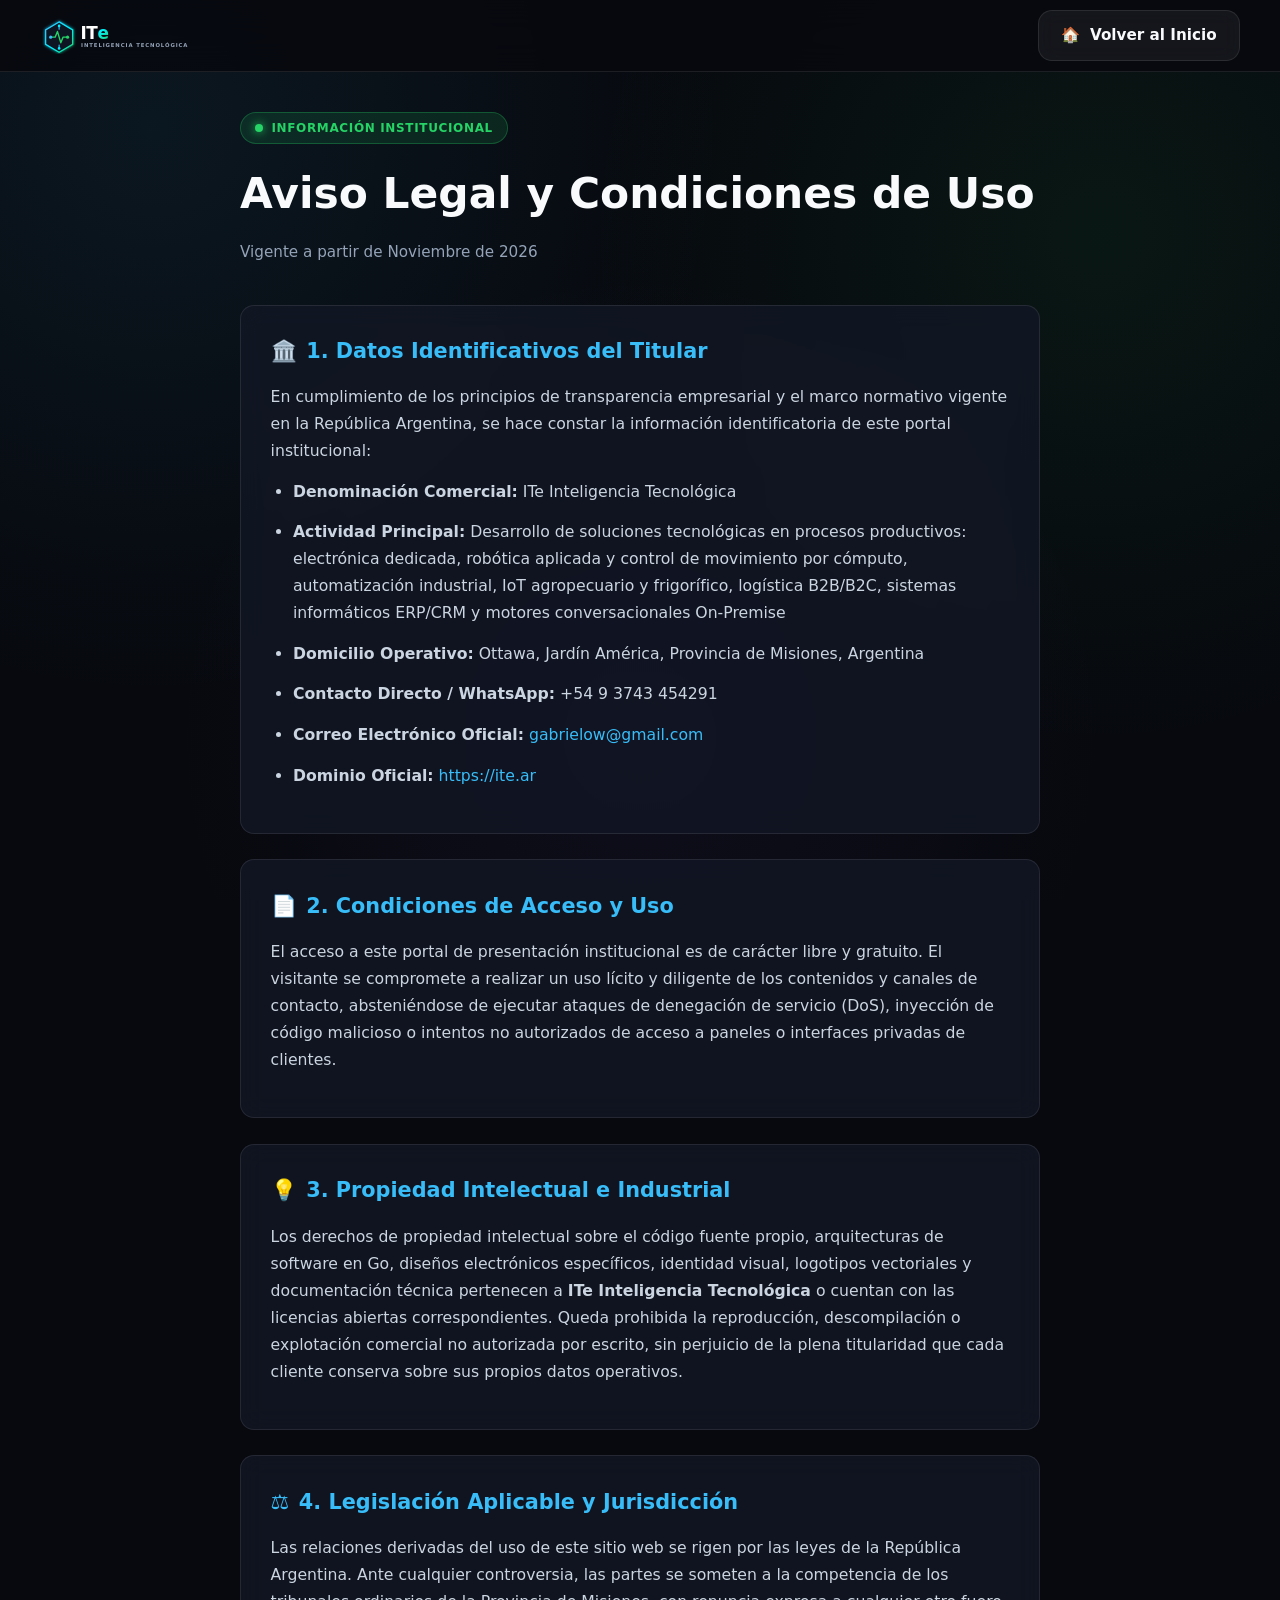
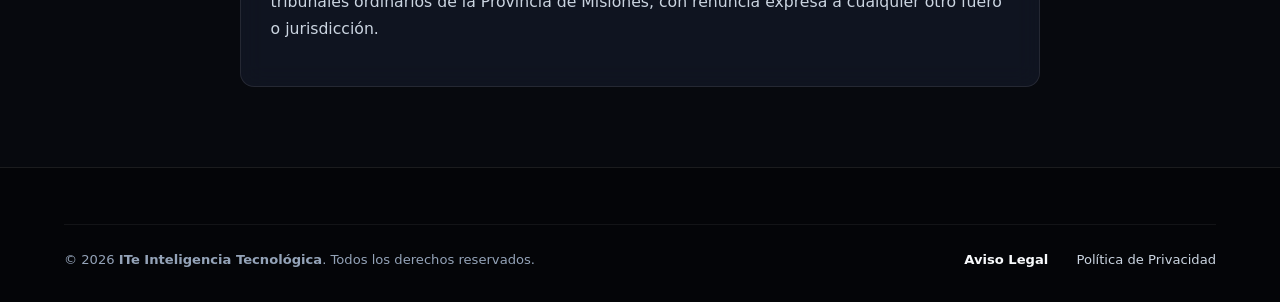
<file: aviso-legal.html>
<!DOCTYPE html>
<html lang="es">
<head>
  <meta charset="UTF-8">
  <meta name="viewport" content="width=device-width, initial-scale=1.0">
  <title>Aviso Legal — ITe Inteligencia Tecnológica</title>
  <meta name="description" content="Aviso Legal, Datos Identificativos y Términos Generales de Uso de ITe Inteligencia Tecnológica.">
  <link rel="canonical" href="https://ite.ar/aviso-legal.html">
  <meta name="theme-color" content="#07090e">
  <link rel="icon" type="image/svg+xml" href="assets/favicon.svg">
  <link rel="icon" type="image/x-icon" href="assets/favicon.ico">
  <link rel="stylesheet" href="landing.css">
  <style>
    .legal-content {
      max-width: 840px;
      margin: 2.5rem auto 5rem auto;
      padding: 0 1.25rem;
    }
    .legal-content h1 {
      font-size: clamp(1.9rem, 4.8vw, 2.65rem);
      font-weight: 800;
      margin-bottom: 0.75rem;
      color: var(--text-primary);
    }
    .legal-updated {
      color: var(--text-muted);
      font-size: 0.95rem;
      margin-bottom: 2.5rem;
      display: block;
    }
    .legal-section {
      background: var(--bg-card);
      border: 1px solid var(--border-subtle);
      border-radius: var(--radius-md);
      padding: 1.85rem;
      margin-bottom: 1.6rem;
      backdrop-filter: blur(12px);
    }
    .legal-section h2 {
      font-size: 1.3rem;
      font-weight: 700;
      color: var(--accent-blue);
      margin-bottom: 1rem;
      display: flex;
      align-items: center;
      gap: 0.6rem;
    }
    .legal-section p, .legal-section li {
      color: var(--text-secondary);
      font-size: 0.98rem;
      line-height: 1.72;
      margin-bottom: 0.85rem;
    }
    .legal-section ul {
      padding-left: 1.4rem;
      margin-bottom: 0.85rem;
    }
  </style>
</head>
<body>

  <!-- Navbar -->
  <header class="navbar">
    <a href="/" class="nav-brand">
      <img src="assets/logo.svg" alt="ITe Inteligencia Tecnológica Logo" width="180" height="36">
    </a>

    <div class="nav-actions">
      <a href="/" class="btn btn-secondary">
        <span>🏠</span> Volver al Inicio
      </a>
    </div>
  </header>

  <!-- Legal Main Content -->
  <main class="container">
    <article class="legal-content">
      <div class="badge">
        <span class="pulse-dot"></span>
        <span>Información Institucional</span>
      </div>

      <h1>Aviso Legal y Condiciones de Uso</h1>
      <span class="legal-updated">Vigente a partir de Noviembre de 2026</span>

      <!-- Sección 1 -->
      <section class="legal-section">
        <h2><span>🏛️</span> 1. Datos Identificativos del Titular</h2>
        <p>
          En cumplimiento de los principios de transparencia empresarial y el marco normativo vigente en la República Argentina, se hace constar la información identificatoria de este portal institucional:
        </p>
        <ul>
          <li><strong>Denominación Comercial:</strong> ITe Inteligencia Tecnológica</li>
          <li><strong>Actividad Principal:</strong> Desarrollo de soluciones tecnológicas en procesos productivos: electrónica dedicada, robótica aplicada y control de movimiento por cómputo, automatización industrial, IoT agropecuario y frigorífico, logística B2B/B2C, sistemas informáticos ERP/CRM y motores conversacionales On-Premise</li>
          <li><strong>Domicilio Operativo:</strong> Ottawa, Jardín América, Provincia de Misiones, Argentina</li>
          <li><strong>Contacto Directo / WhatsApp:</strong> +54 9 3743 454291</li>
          <li><strong>Correo Electrónico Oficial:</strong> <a href="mailto:gabrielow@gmail.com" style="color: var(--accent-blue);">gabrielow@gmail.com</a></li>
          <li><strong>Dominio Oficial:</strong> <a href="https://ite.ar" style="color: var(--accent-blue);">https://ite.ar</a></li>
        </ul>
      </section>

      <!-- Sección 2 -->
      <section class="legal-section">
        <h2><span>📄</span> 2. Condiciones de Acceso y Uso</h2>
        <p>
          El acceso a este portal de presentación institucional es de carácter libre y gratuito. El visitante se compromete a realizar un uso lícito y diligente de los contenidos y canales de contacto, absteniéndose de ejecutar ataques de denegación de servicio (DoS), inyección de código malicioso o intentos no autorizados de acceso a paneles o interfaces privadas de clientes.
        </p>
      </section>

      <!-- Sección 3 -->
      <section class="legal-section">
        <h2><span>💡</span> 3. Propiedad Intelectual e Industrial</h2>
        <p>
          Los derechos de propiedad intelectual sobre el código fuente propio, arquitecturas de software en Go, diseños electrónicos específicos, identidad visual, logotipos vectoriales y documentación técnica pertenecen a <strong>ITe Inteligencia Tecnológica</strong> o cuentan con las licencias abiertas correspondientes. Queda prohibida la reproducción, descompilación o explotación comercial no autorizada por escrito, sin perjuicio de la plena titularidad que cada cliente conserva sobre sus propios datos operativos.
        </p>
      </section>

      <!-- Sección 4 -->
      <section class="legal-section">
        <h2><span>⚖️</span> 4. Legislación Aplicable y Jurisdicción</h2>
        <p>
          Las relaciones derivadas del uso de este sitio web se rigen por las leyes de la República Argentina. Ante cualquier controversia, las partes se someten a la competencia de los tribunales ordinarios de la Provincia de Misiones, con renuncia expresa a cualquier otro fuero o jurisdicción.
        </p>
      </section>
    </article>
  </main>

  <!-- Footer -->
  <footer class="footer">
    <div class="container">
      <div class="footer-bottom">
        <div>
          © <span id="current-year">2026</span> <strong>ITe Inteligencia Tecnológica</strong>. Todos los derechos reservados.
        </div>
        <div>
          <a href="/aviso-legal.html" style="color: var(--text-primary); font-weight: 600; margin-right: 1.5rem;">Aviso Legal</a>
          <a href="/privacidad.html" style="color: var(--text-secondary);">Política de Privacidad</a>
        </div>
      </div>
    </div>
  </footer>

  <script>
    const yearSpan = document.getElementById('current-year');
    if (yearSpan) yearSpan.textContent = new Date().getFullYear();
  </script>
</body>
</html>
</file>
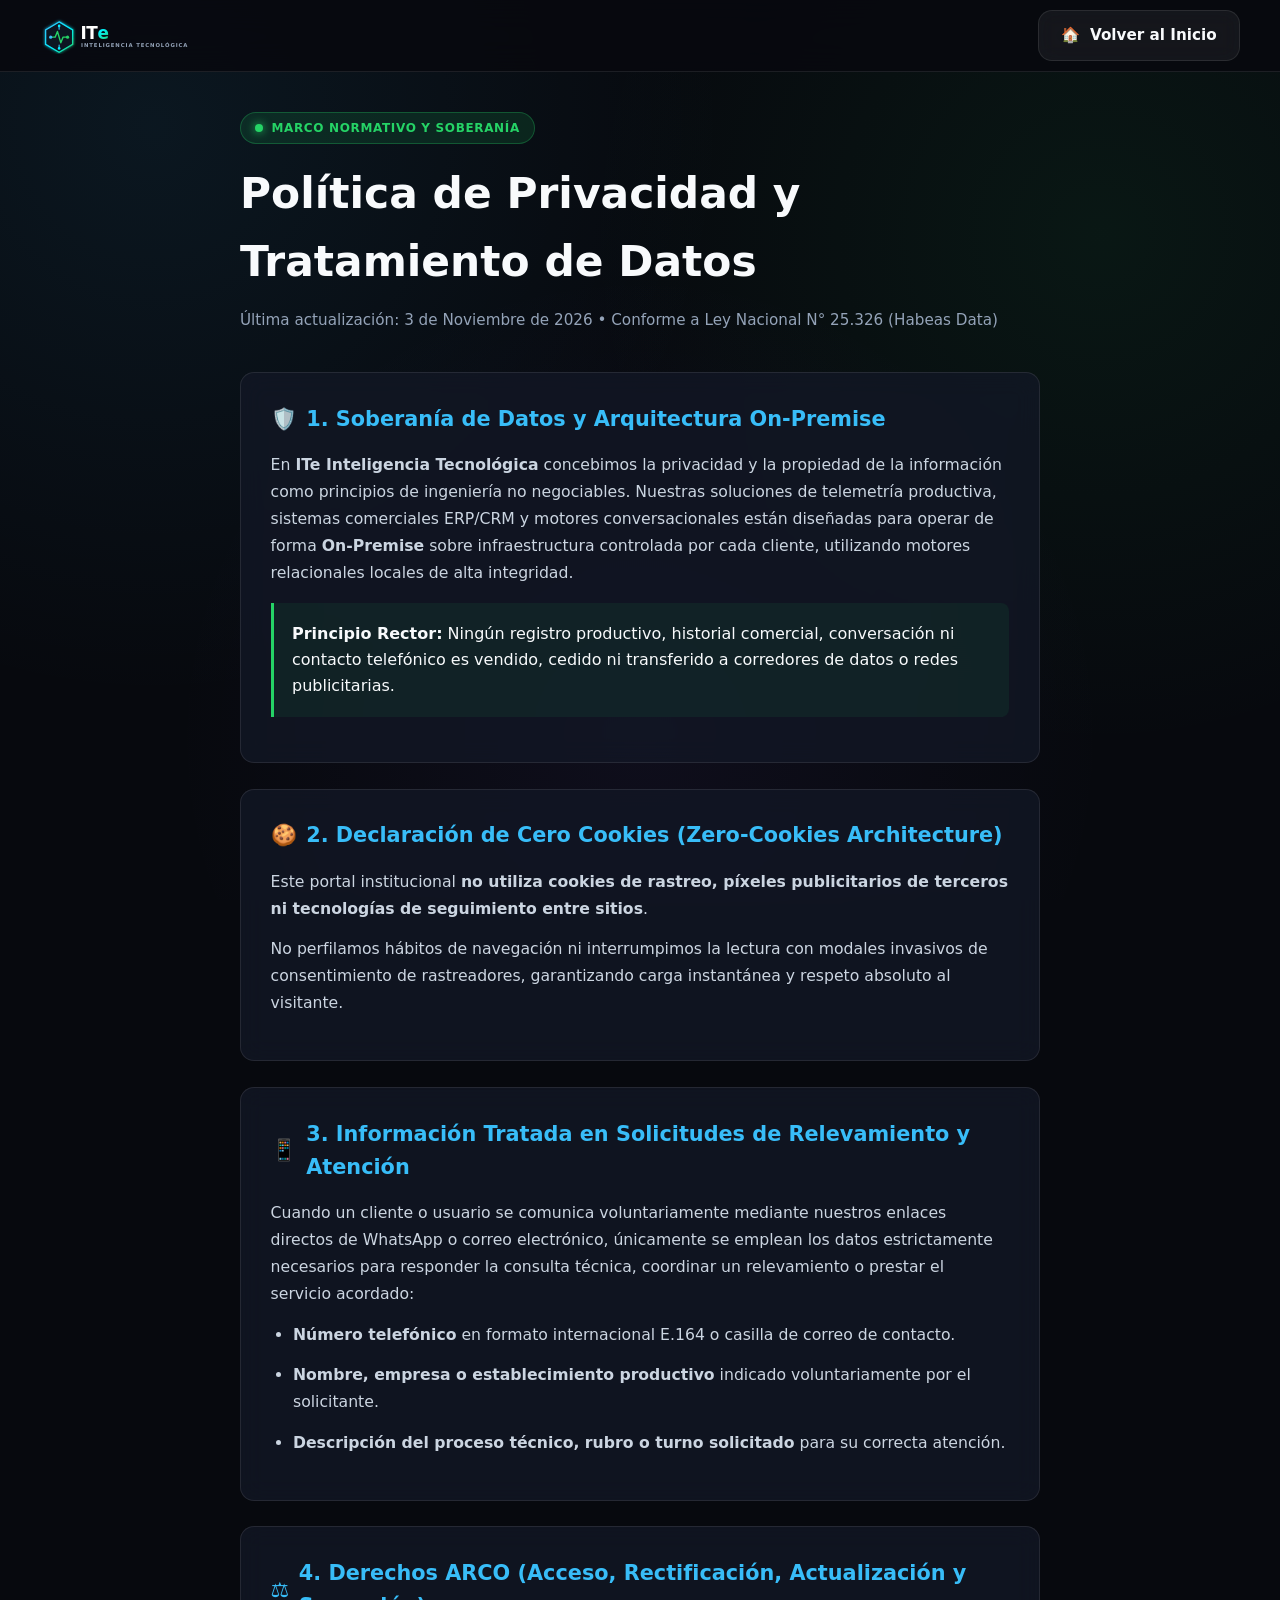
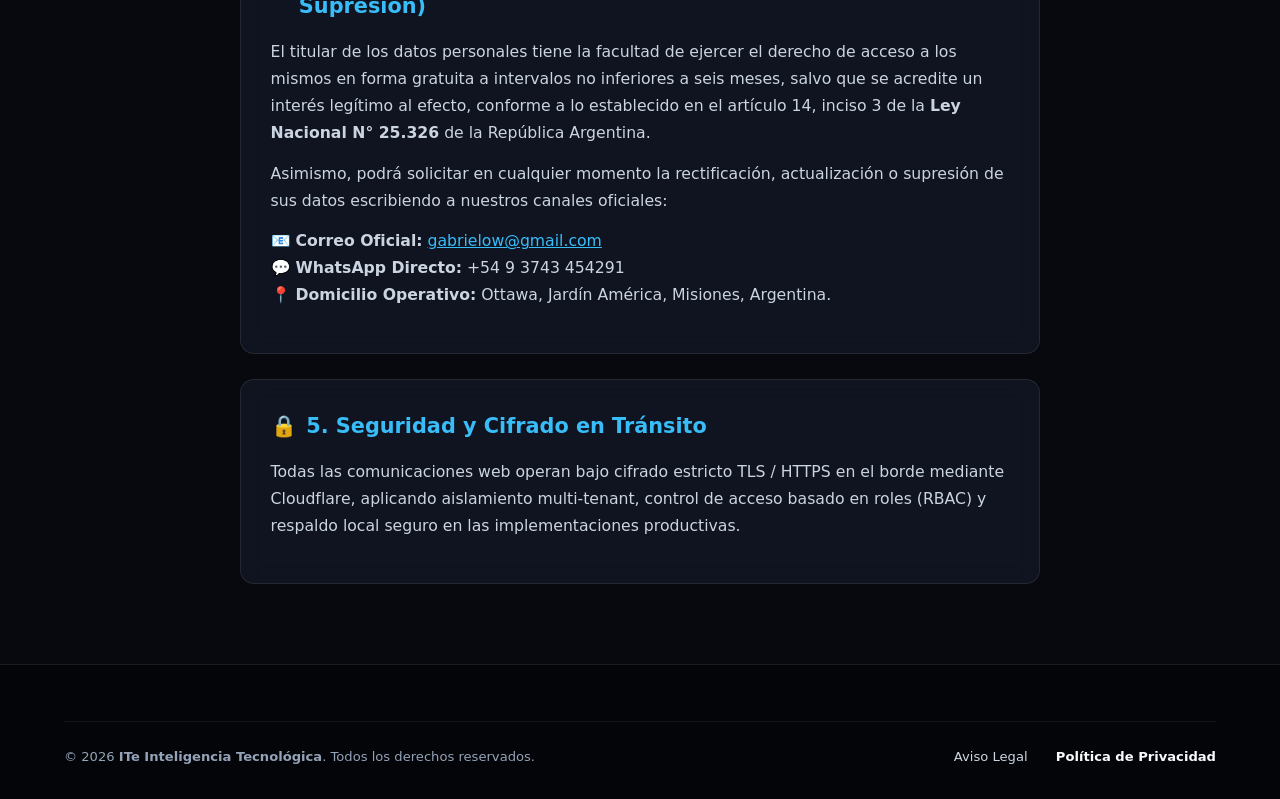
<file: privacidad.html>
<!DOCTYPE html>
<html lang="es">
<head>
  <meta charset="UTF-8">
  <meta name="viewport" content="width=device-width, initial-scale=1.0">
  <title>Política de Privacidad — ITe Inteligencia Tecnológica</title>
  <meta name="description" content="Política de Privacidad, Soberanía de Datos On-Premise, Ley 25.326 y Declaración Zero-Cookies de ITe Inteligencia Tecnológica.">
  <link rel="canonical" href="https://ite.ar/privacidad.html">
  <meta name="theme-color" content="#07090e">
  <link rel="icon" type="image/svg+xml" href="assets/favicon.svg">
  <link rel="icon" type="image/x-icon" href="assets/favicon.ico">
  <link rel="stylesheet" href="landing.css">
  <style>
    .legal-content {
      max-width: 840px;
      margin: 2.5rem auto 5rem auto;
      padding: 0 1.25rem;
    }
    .legal-content h1 {
      font-size: clamp(1.9rem, 4.8vw, 2.65rem);
      font-weight: 800;
      margin-bottom: 0.75rem;
      color: var(--text-primary);
    }
    .legal-updated {
      color: var(--text-muted);
      font-size: 0.95rem;
      margin-bottom: 2.5rem;
      display: block;
    }
    .legal-section {
      background: var(--bg-card);
      border: 1px solid var(--border-subtle);
      border-radius: var(--radius-md);
      padding: 1.85rem;
      margin-bottom: 1.6rem;
      backdrop-filter: blur(12px);
    }
    .legal-section h2 {
      font-size: 1.3rem;
      font-weight: 700;
      color: var(--accent-blue);
      margin-bottom: 1rem;
      display: flex;
      align-items: center;
      gap: 0.6rem;
    }
    .legal-section p, .legal-section li {
      color: var(--text-secondary);
      font-size: 0.98rem;
      line-height: 1.72;
      margin-bottom: 0.85rem;
    }
    .legal-section ul {
      padding-left: 1.4rem;
      margin-bottom: 0.85rem;
    }
    .highlight-box {
      border-left: 3px solid var(--wa-green);
      background: rgba(37, 211, 102, 0.07);
      padding: 1.15rem;
      border-radius: 0 var(--radius-sm) var(--radius-sm) 0;
      margin: 1rem 0;
    }
  </style>
</head>
<body>

  <!-- Navbar -->
  <header class="navbar">
    <a href="/" class="nav-brand">
      <img src="assets/logo.svg" alt="ITe Inteligencia Tecnológica Logo" width="180" height="36">
    </a>

    <div class="nav-actions">
      <a href="/" class="btn btn-secondary">
        <span>🏠</span> Volver al Inicio
      </a>
    </div>
  </header>

  <!-- Legal Main Content -->
  <main class="container">
    <article class="legal-content">
      <div class="badge">
        <span class="pulse-dot"></span>
        <span>Marco Normativo y Soberanía</span>
      </div>

      <h1>Política de Privacidad y Tratamiento de Datos</h1>
      <span class="legal-updated">Última actualización: 3 de Noviembre de 2026 • Conforme a Ley Nacional N° 25.326 (Habeas Data)</span>

      <!-- Sección 1 -->
      <section class="legal-section">
        <h2><span>🛡️</span> 1. Soberanía de Datos y Arquitectura On-Premise</h2>
        <p>
          En <strong>ITe Inteligencia Tecnológica</strong> concebimos la privacidad y la propiedad de la información como principios de ingeniería no negociables. Nuestras soluciones de telemetría productiva, sistemas comerciales ERP/CRM y motores conversacionales están diseñadas para operar de forma <strong>On-Premise</strong> sobre infraestructura controlada por cada cliente, utilizando motores relacionales locales de alta integridad.
        </p>
        <div class="highlight-box">
          <strong style="color: var(--text-primary);">Principio Rector:</strong> Ningún registro productivo, historial comercial, conversación ni contacto telefónico es vendido, cedido ni transferido a corredores de datos o redes publicitarias.
        </div>
      </section>

      <!-- Sección 2 -->
      <section class="legal-section">
        <h2><span>🍪</span> 2. Declaración de Cero Cookies (Zero-Cookies Architecture)</h2>
        <p>
          Este portal institucional <strong>no utiliza cookies de rastreo, píxeles publicitarios de terceros ni tecnologías de seguimiento entre sitios</strong>.
        </p>
        <p>
          No perfilamos hábitos de navegación ni interrumpimos la lectura con modales invasivos de consentimiento de rastreadores, garantizando carga instantánea y respeto absoluto al visitante.
        </p>
      </section>

      <!-- Sección 3 -->
      <section class="legal-section">
        <h2><span>📱</span> 3. Información Tratada en Solicitudes de Relevamiento y Atención</h2>
        <p>
          Cuando un cliente o usuario se comunica voluntariamente mediante nuestros enlaces directos de WhatsApp o correo electrónico, únicamente se emplean los datos estrictamente necesarios para responder la consulta técnica, coordinar un relevamiento o prestar el servicio acordado:
        </p>
        <ul>
          <li><strong>Número telefónico</strong> en formato internacional E.164 o casilla de correo de contacto.</li>
          <li><strong>Nombre, empresa o establecimiento productivo</strong> indicado voluntariamente por el solicitante.</li>
          <li><strong>Descripción del proceso técnico, rubro o turno solicitado</strong> para su correcta atención.</li>
        </ul>
      </section>

      <!-- Sección 4 -->
      <section class="legal-section">
        <h2><span>⚖️</span> 4. Derechos ARCO (Acceso, Rectificación, Actualización y Supresión)</h2>
        <p>
          El titular de los datos personales tiene la facultad de ejercer el derecho de acceso a los mismos en forma gratuita a intervalos no inferiores a seis meses, salvo que se acredite un interés legítimo al efecto, conforme a lo establecido en el artículo 14, inciso 3 de la <strong>Ley Nacional N° 25.326</strong> de la República Argentina.
        </p>
        <p>
          Asimismo, podrá solicitar en cualquier momento la rectificación, actualización o supresión de sus datos escribiendo a nuestros canales oficiales:
        </p>
        <p>
          📧 <strong>Correo Oficial:</strong> <a href="mailto:gabrielow@gmail.com" style="color: var(--accent-blue); text-decoration: underline;">gabrielow@gmail.com</a><br>
          💬 <strong>WhatsApp Directo:</strong> +54 9 3743 454291<br>
          📍 <strong>Domicilio Operativo:</strong> Ottawa, Jardín América, Misiones, Argentina.
        </p>
      </section>

      <!-- Sección 5 -->
      <section class="legal-section">
        <h2><span>🔒</span> 5. Seguridad y Cifrado en Tránsito</h2>
        <p>
          Todas las comunicaciones web operan bajo cifrado estricto TLS / HTTPS en el borde mediante Cloudflare, aplicando aislamiento multi-tenant, control de acceso basado en roles (RBAC) y respaldo local seguro en las implementaciones productivas.
        </p>
      </section>
    </article>
  </main>

  <!-- Footer -->
  <footer class="footer">
    <div class="container">
      <div class="footer-bottom">
        <div>
          © <span id="current-year">2026</span> <strong>ITe Inteligencia Tecnológica</strong>. Todos los derechos reservados.
        </div>
        <div>
          <a href="/aviso-legal.html" style="color: var(--text-secondary); margin-right: 1.5rem;">Aviso Legal</a>
          <a href="/privacidad.html" style="color: var(--text-primary); font-weight: 600;">Política de Privacidad</a>
        </div>
      </div>
    </div>
  </footer>

  <script>
    const yearSpan = document.getElementById('current-year');
    if (yearSpan) yearSpan.textContent = new Date().getFullYear();
  </script>
</body>
</html>
</file>
<file: landing.css>
/* ITe Inteligencia Tecnológica — Hoja de Estilos Mobile-First v2.0 */
:root {
	--font-main:'Inter', system-ui, -apple-system, BlinkMacSystemFont, 'Segoe UI', Roboto, sans-serif;
	--bg-dark:#07090e;
	--bg-surface:#0f141f;
	--bg-card:rgba(18,24,38,.78);
	--bg-card-hover:rgba(24,33,52,.94);
	--border-subtle:rgba(255,255,255,.09);
	--border-focus:rgba(37,211,102,.45);
	--border-tech:rgba(56,189,248,.35);
	--text-primary:#f8fafc;
	--text-secondary:#cbd5e1;
	--text-muted:#94a3b8;
	--wa-green:#25D366;
	--wa-green-hover:#166534;
	--accent-cyan:#00f0ff;
	--accent-blue:#38bdf8;
	--accent-purple:#8b5cf6;
	--accent-amber:#fbbf24;
	--accent-red:#f87171;
	--nav-height:72px;
	--touch-min:48px;
	--radius-sm:8px;
	--radius-md:14px;
	--radius-lg:22px;
	--radius-full:9999px;
	--shadow-card:0 12px 32px -10px rgba(0,0,0,.55);
	--shadow-glow:0 0 25px rgba(37,211,102,.22);
	--shadow-cyan:0 0 25px rgba(56,189,248,.2);
}
*, *::before, *::after {
	box-sizing:border-box;
	margin:0;
	padding:0;
}
html {
	scroll-behavior:smooth;
	font-family:var(--font-main);
	background-color:var(--bg-dark);
	color:var(--text-primary);
	line-height:1.6;
	-webkit-font-smoothing:antialiased;
}
body {
	min-height:100vh;
	display:flex;
	flex-direction:column;
	overflow-x:hidden;
	background-image:
		radial-gradient(circle at 12% 14%, rgba(56, 189, 248, 0.08) 0%, transparent 42%),
		radial-gradient(circle at 86% 26%, rgba(37, 211, 102, 0.07) 0%, transparent 40%),
		radial-gradient(circle at 50% 82%, rgba(139, 92, 246, 0.06) 0%, transparent 48%);
	background-attachment:fixed;
}
a {
	color:inherit;
	text-decoration:none;
	transition:all .2s ease;
}
button, .btn {
	font-family:inherit;
	display:inline-flex;
	align-items:center;
	justify-content:center;
	gap:.6rem;
	min-height:var(--touch-min);
	padding:.75rem 1.4rem;
	border-radius:var(--radius-md);
	font-size:.95rem;
	font-weight:600;
	cursor:pointer;
	border:1px solid transparent;
	transition:all .22s cubic-bezier(.16, 1, .3, 1);
	text-align:center;
}
.btn-primary {
	background:linear-gradient(135deg, #15803d, #166534);
	color:#fff;
	box-shadow:0 4px 18px rgba(37,211,102,.32);
}
.btn-primary:hover {
	background:linear-gradient(135deg, var(--wa-green-hover), #14532d);
	transform:translateY(-2px);
	box-shadow:0 8px 25px rgba(37,211,102,.45);
}
.btn-secondary {
	background:rgba(255,255,255,.06);
	color:var(--text-primary);
	border-color:var(--border-subtle);
	backdrop-filter:blur(10px);
}
.btn-secondary:hover {
	background:rgba(255,255,255,.12);
	border-color:rgba(255,255,255,.22);
	transform:translateY(-2px);
}
.btn-login {
	background:rgba(56,189,248,.12);
	border-color:rgba(56,189,248,.35);
	color:#bae6fd;
	font-size:.86rem;
	padding:.5rem .95rem;
	min-height:44px;
	white-space:nowrap;
}
.btn-login:hover {
	background:rgba(56,189,248,.24);
	color:#fff;
	border-color:var(--accent-blue);
	box-shadow:0 0 15px rgba(56,189,248,.25);
}

/* Navbar (Mobile-First 320px+) */
.navbar {
	position:sticky;
	top:0;
	z-index:100;
	height:var(--nav-height);
	background:rgba(7,9,14,.86);
	backdrop-filter:blur(16px);
	-webkit-backdrop-filter:blur(16px);
	border-bottom:1px solid var(--border-subtle);
	display:flex;
	align-items:center;
	padding:0 .85rem;
	justify-content:space-between;
	gap:.75rem;
}
.nav-brand {
	display:flex;
	align-items:center;
	flex-shrink:0;
}
.nav-brand img {
	height:26px;
	width:auto;
	aspect-ratio:5 / 1;
}
@media (min-width: 380px) {
	.navbar {
		padding:0 max(1.25rem, calc((100% - 1200px) / 2));
		gap:1rem;
	}
	.nav-brand img {
		height:36px;
	}
}
.nav-links {
	display:none;
	align-items:center;
	gap:1.55rem;
	list-style:none;
	font-size:.9rem;
	color:var(--text-secondary);
	font-weight:500;
}
.nav-links a:hover {
	color:var(--accent-blue);
}
.nav-actions {
	display:flex;
	align-items:center;
	gap:.75rem;
}
@media (min-width: 960px) {
	.nav-links {
		display:flex;
	}
}

/* Layout */
.container {
	width:100%;
	max-width:1200px;
	margin:0 auto;
	padding:0 1.25rem;
}
@media (min-width: 640px) {
	.container {
		padding:0 1.5rem;
	}
}
section {
	padding:clamp(3rem, 7vw, 5.75rem) 0;
	position:relative;
}
.section-header {
	text-align:center;
	max-width:820px;
	margin:0 auto clamp(2rem, 4.2vw, 3.1rem);
}
.badge {
	display:inline-flex;
	align-items:center;
	gap:.5rem;
	padding:.35rem .9rem;
	border-radius:var(--radius-full);
	font-size:.75rem;
	font-weight:700;
	text-transform:uppercase;
	letter-spacing:.65px;
	margin-bottom:1rem;
	background:rgba(37,211,102,.12);
	color:var(--wa-green);
	border:1px solid rgba(37,211,102,.28);
}
.badge.badge-tech {
	background:rgba(56,189,248,.12);
	color:var(--accent-blue);
	border-color:rgba(56,189,248,.28);
}
.pulse-dot {
	width:8px;
	height:8px;
	flex-shrink:0;
	border-radius:50%;
	background-color:currentColor;
	box-shadow:0 0 10px currentColor;
	animation:pulse 2s infinite;
}
@keyframes pulse {
	0% { transform: scale(0.95); opacity: 0.8; }
	50% { transform: scale(1.25); opacity: 1; }
	100% { transform: scale(0.95); opacity: 0.8; }
}
.section-title {
	font-size:clamp(1.72rem, 3.8vw, 2.55rem);
	font-weight:800;
	line-height:1.2;
	letter-spacing:-0.7px;
	margin-bottom:.95rem;
	color:#fff;
}
.section-subtitle {
	font-size:clamp(.98rem, 1.9vw, 1.12rem);
	color:var(--text-secondary);
	line-height:1.65;
}

/* Hero */
.hero {
	padding:clamp(2.4rem, 6vw, 4.8rem) 0 clamp(2rem, 5vw, 3.4rem);
	display:grid;
	grid-template-columns:1fr;
	gap:2.5rem;
	align-items:center;
}
@media (min-width: 960px) {
	.hero {
		grid-template-columns:1.18fr .82fr;
		gap:3.5rem;
	}
}
.hero-content h1 {
	font-size:clamp(2.05rem, 4.8vw, 3.4rem);
	font-weight:800;
	line-height:1.13;
	letter-spacing:-1px;
	margin-bottom:1.2rem;
	color:#fff;
}
.gradient-text {
	background:linear-gradient(135deg, #fff 15%, var(--accent-blue) 55%, var(--wa-green) 100%);
	-webkit-background-clip:text;
	-webkit-text-fill-color:transparent;
}
.hero-content p {
	font-size:clamp(1rem, 2vw, 1.16rem);
	color:var(--text-secondary);
	margin-bottom:1.85rem;
	line-height:1.62;
	max-width:645px;
}
.hero-cta-group {
	display:flex;
	flex-direction:column;
	gap:.85rem;
	align-items:stretch;
}
@media (min-width: 560px) {
	.hero-cta-group {
		flex-direction:row;
		flex-wrap:wrap;
		align-items:center;
	}
}
.hero-content .hero-scope-note {
	margin-top:1.15rem;
	margin-bottom:0;
	font-size:.86rem;
	color:var(--text-muted);
	font-weight:500;
}
.hero-preview {
	position:relative;
	display:flex;
	justify-content:center;
}
.hero-preview img {
	width:100%;
	max-width:390px;
	height:auto;
	aspect-ratio:384 / 528;
	border-radius:var(--radius-lg);
}

/* Principle: Captura Única del Dato */
.principle-strip {
	padding-top:1rem;
	padding-bottom:2.5rem;
}
.principle-box {
	background:linear-gradient(145deg, rgba(16,23,38,.9), rgba(11,16,27,.95));
	border:1px solid rgba(56,189,248,.24);
	border-radius:var(--radius-lg);
	padding:clamp(1.5rem, 4vw, 2.6rem);
	box-shadow:var(--shadow-card);
}
.principle-eyebrow {
	display:inline-block;
	font-size:.78rem;
	font-weight:700;
	text-transform:uppercase;
	letter-spacing:.85px;
	color:var(--accent-blue);
	margin-bottom:.5rem;
}
.principle-copy h2 {
	font-size:clamp(1.35rem, 2.8vw, 1.9rem);
	font-weight:800;
	line-height:1.28;
	color:#fff;
	margin-bottom:.8rem;
}
.principle-copy p {
	color:var(--text-secondary);
	font-size:.96rem;
	max-width:960px;
	margin-bottom:1.6rem;
}
.principle-copy p strong {
	color:#fff;
}
.invariant-flow {
	display:grid;
	grid-template-columns:1fr;
	gap:.9rem;
}
@media (min-width: 640px) {
	.invariant-flow {
		grid-template-columns:repeat(2, 1fr);
	}
}
@media (min-width: 1024px) {
	.invariant-flow {
		grid-template-columns:repeat(4, 1fr);
	}
}
.invariant-step {
	background:rgba(7,10,18,.65);
	border:1px solid var(--border-subtle);
	border-left:3px solid var(--wa-green);
	border-radius:var(--radius-sm);
	padding:1rem 1.1rem;
	display:flex;
	flex-direction:column;
	gap:.35rem;
}
.invariant-step strong {
	color:#fff;
	font-size:.95rem;
}
.invariant-step span {
	color:var(--text-muted);
	font-size:.85rem;
	line-height:1.48;
}

/* Sector Cases & Productive Value-Chain Tabs */
.filter-bar {
	display:grid;
	grid-template-columns:1fr;
	gap:.65rem;
	margin-bottom:1.15rem;
}
@media (min-width: 580px) {
	.filter-bar {
		grid-template-columns:repeat(2, 1fr);
	}
}
@media (min-width: 980px) {
	.filter-bar {
		display:flex;
		flex-wrap:wrap;
		justify-content:center;
	}
}
.filter-chip {
	min-height:var(--touch-min);
	padding:.65rem 1.15rem;
	border-radius:var(--radius-full);
	background:rgba(18,24,38,.84);
	border:1px solid var(--border-subtle);
	color:var(--text-secondary);
	font-size:.87rem;
	font-weight:600;
}
.filter-chip:hover {
	border-color:rgba(56,189,248,.45);
	color:#fff;
}
.filter-chip.is-active {
	background:rgba(37,211,102,.16);
	border-color:var(--wa-green);
	color:#fff;
	box-shadow:0 0 18px rgba(37,211,102,.2);
}
.stage-caption {
	max-width:820px;
	margin:0 auto 2rem;
	text-align:center;
	font-size:.91rem;
	color:#bae6fd;
	background:rgba(15,23,42,.72);
	border:1px solid rgba(56,189,248,.22);
	border-radius:var(--radius-md);
	padding:.75rem 1.1rem;
}
.cases-grid {
	display:grid;
	grid-template-columns:1fr;
	gap:1.4rem;
}
@media (min-width: 720px) {
	.cases-grid {
		grid-template-columns:repeat(2, 1fr);
	}
}
@media (min-width: 1080px) {
	.cases-grid {
		grid-template-columns:repeat(3, 1fr);
	}
}
.case-card {
	background:var(--bg-card);
	border:1px solid var(--border-subtle);
	border-radius:var(--radius-md);
	padding:1.7rem 1.45rem;
	display:flex;
	flex-direction:column;
	gap:.82rem;
	transition:transform .25s ease, border-color .25s ease, box-shadow .25s ease;
}
.case-card:hover {
	background:var(--bg-card-hover);
	border-color:var(--border-tech);
	transform:translateY(-4px);
	box-shadow:var(--shadow-card);
}
.case-card.is-hidden {
	display:none;
}
.case-top {
	display:flex;
	align-items:center;
	justify-content:space-between;
	gap:.75rem;
}
.case-icon {
	font-size:2rem;
	line-height:1;
}
.case-tag {
	font-size:.72rem;
	font-weight:700;
	text-transform:uppercase;
	letter-spacing:.45px;
	color:var(--accent-blue);
	background:rgba(56,189,248,.11);
	border:1px solid rgba(56,189,248,.24);
	padding:.24rem .65rem;
	border-radius:var(--radius-full);
	text-align:right;
}
.case-card h3 {
	font-size:1.18rem;
	font-weight:700;
	color:#fff;
	line-height:1.3;
}
.case-pain, .case-solution {
	font-size:.9rem;
	color:var(--text-secondary);
	line-height:1.56;
}
.case-pain strong {
	color:#fca5a5;
}
.case-solution strong {
	color:#86efac;
}
.case-efficiency {
	font-size:.86rem;
	color:#e2e8f0;
	line-height:1.5;
	background:rgba(37,211,102,.08);
	border-left:3px solid var(--wa-green);
	border-radius:6px;
	padding:.6rem .75rem;
}
.case-efficiency strong {
	color:var(--wa-green);
}
.case-wa-link {
	margin-top:auto;
	padding-top:.85rem;
	border-top:1px solid rgba(255,255,255,.06);
	min-height:44px;
	display:inline-flex;
	align-items:center;
	justify-content:space-between;
	font-size:.9rem;
	font-weight:700;
	color:var(--wa-green);
}
.case-wa-link:hover {
	color:#5ef094;
}

/* Engineering Skills & Tools */
.tech-section {
	background:linear-gradient(180deg, rgba(15,20,31,.74) 0%, rgba(7,9,14,.92) 100%);
	border-top:1px solid var(--border-subtle);
	border-bottom:1px solid var(--border-subtle);
}
.tech-grid {
	display:grid;
	grid-template-columns:1fr;
	gap:1.5rem;
}
@media (min-width: 768px) {
	.tech-grid {
		grid-template-columns:repeat(2, 1fr);
	}
}
.tech-card {
	background:rgba(13,18,29,.84);
	border:1px solid rgba(56,189,248,.18);
	border-radius:var(--radius-md);
	padding:1.85rem 1.6rem;
	display:flex;
	flex-direction:column;
	gap:.75rem;
	transition:border-color .25s ease, box-shadow .25s ease;
}
.tech-card:hover {
	border-color:var(--border-tech);
	box-shadow:var(--shadow-cyan);
}
.tech-badge {
	align-self:flex-start;
	font-size:.74rem;
	font-weight:700;
	text-transform:uppercase;
	color:var(--accent-cyan);
	background:rgba(0,240,255,.1);
	padding:.22rem .65rem;
	border-radius:var(--radius-sm);
}
.tech-card h3 {
	font-size:1.18rem;
	font-weight:700;
	color:#fff;
	display:flex;
	align-items:center;
	gap:.55rem;
}
.tech-card > p {
	font-size:.94rem;
	color:var(--text-secondary);
	line-height:1.6;
}
.tech-details {
	margin-top:auto;
	padding-top:.5rem;
	border-top:1px dashed rgba(255,255,255,.1);
}
.tech-details summary {
	min-height:44px;
	display:flex;
	align-items:center;
	cursor:pointer;
	font-size:.86rem;
	font-weight:600;
	color:var(--accent-blue);
	list-style:none;
}
.tech-details summary::-webkit-details-marker {
	display:none;
}
.tech-details summary::before {
	content:'+ ';
	font-weight:800;
	margin-right:.4rem;
}
.tech-details[open] summary::before {
	content:'− ';
}
.tech-details p {
	padding-top:.45rem;
	font-size:.86rem;
	color:var(--text-muted);
	line-height:1.55;
}

/* Telemetry */
.telemetry-layout {
	display:grid;
	grid-template-columns:1fr;
	gap:2rem;
	align-items:center;
}
@media (min-width: 920px) {
	.telemetry-layout {
		grid-template-columns:1.08fr .92fr;
		gap:2.75rem;
	}
}
.telemetry-benefits {
	display:flex;
	flex-direction:column;
	gap:1.25rem;
}
.benefit-item {
	display:flex;
	align-items:flex-start;
	gap:1rem;
	background:var(--bg-card);
	border:1px solid var(--border-subtle);
	border-radius:var(--radius-md);
	padding:1.35rem;
}
.benefit-icon {
	font-size:1.7rem;
	line-height:1;
	flex-shrink:0;
	margin-top:.15rem;
}
.benefit-item h3 {
	font-size:1.08rem;
	font-weight:700;
	color:#fff;
	margin-bottom:.35rem;
}
.benefit-item p {
	font-size:.91rem;
	color:var(--text-secondary);
	line-height:1.55;
}
.telemetry-feed {
	background:#0a0f1a;
	border:1px solid rgba(56,189,248,.22);
	border-radius:var(--radius-lg);
	padding:1.35rem;
	display:flex;
	flex-direction:column;
	gap:1rem;
	box-shadow:var(--shadow-card);
}
.chat-sample {
	background:#131c2e;
	border-radius:var(--radius-md);
	padding:1rem 1.15rem;
	border-left:4px solid var(--wa-green);
}
.chat-sample.chat-alert {
	border-left-color:var(--accent-red);
}
.chat-sample.chat-warn {
	border-left-color:var(--accent-amber);
}
.chat-meta {
	display:block;
	font-size:.76rem;
	font-weight:700;
	color:var(--text-muted);
	margin-bottom:.35rem;
	text-transform:uppercase;
	letter-spacing:.4px;
}
.chat-sample p {
	font-size:.9rem;
	color:var(--text-primary);
	line-height:1.52;
}

/* Differentials */
.features-grid, .features-spaced {
	margin-bottom:3.5rem;
}
@media (min-width: 640px) {
	.features-grid {
		grid-template-columns:repeat(2, 1fr);
	}
}
@media (min-width: 1024px) {
	.features-grid {
		grid-template-columns:repeat(4, 1fr);
	}
}
.feature-card {
	background:var(--bg-card);
	border:1px solid var(--border-subtle);
	border-radius:var(--radius-md);
	padding:1.75rem 1.4rem;
	display:flex;
	flex-direction:column;
	transition:border-color .25s ease, transform .25s ease;
}
.feature-card:hover {
	border-color:var(--border-focus);
	transform:translateY(-3px);
}
.feature-icon {
	font-size:2rem;
	margin-bottom:1rem;
}
.feature-card h3 {
	font-size:1.12rem;
	font-weight:700;
	color:#fff;
	margin-bottom:.6rem;
}
.feature-card p {
	font-size:.9rem;
	color:var(--text-secondary);
	line-height:1.55;
}
.steps-grid {
	display:grid;
	grid-template-columns:1fr;
	gap:1.35rem;
}
@media (min-width: 640px) {
	.steps-grid {
		grid-template-columns:repeat(2, 1fr);
	}
}
@media (min-width: 1024px) {
	.steps-grid.steps-four {
		grid-template-columns:repeat(4, 1fr);
	}
}
.step-card {
	background:rgba(14,20,33,.78);
	border:1px solid var(--border-subtle);
	border-radius:var(--radius-md);
	padding:1.75rem 1.45rem;
}
.step-number {
	font-size:2.35rem;
	font-weight:800;
	line-height:1;
	background:linear-gradient(135deg, var(--wa-green), var(--accent-blue));
	-webkit-background-clip:text;
	-webkit-text-fill-color:transparent;
	margin-bottom:.85rem;
}
.step-card h3 {
	font-size:1.08rem;
	font-weight:700;
	color:#fff;
	margin-bottom:.5rem;
}
.step-card p {
	font-size:.89rem;
	color:var(--text-secondary);
	line-height:1.55;
}

/* Diagnostic Builder */
.cta-banner {
	background:linear-gradient(145deg, rgba(16,22,38,.95) 0%, rgba(10,15,26,.98) 100%);
	border:1px solid rgba(37,211,102,.32);
	border-radius:var(--radius-lg);
	padding:clamp(2rem, 5vw, 3.5rem) clamp(1.25rem, 4vw, 3rem);
	text-align:center;
	box-shadow:0 18px 44px rgba(0,0,0,.48);
}
.cta-banner h2 {
	font-size:clamp(1.65rem, 3.4vw, 2.35rem);
	font-weight:800;
	color:#fff;
	margin-bottom:.8rem;
}
.cta-banner > p {
	font-size:1rem;
	color:var(--text-secondary);
	max-width:700px;
	margin:0 auto 1.8rem;
}
.diag-step {
	max-width:860px;
	margin:0 auto 1.4rem;
	text-align:left;
}
.diag-label {
	display:block;
	font-size:.88rem;
	font-weight:700;
	color:var(--accent-blue);
	margin-bottom:.65rem;
}
.diag-chips {
	display:flex;
	flex-wrap:wrap;
	gap:.55rem;
}
.diag-chip {
	min-height:var(--touch-min);
	padding:.55rem 1rem;
	border-radius:var(--radius-sm);
	background:rgba(255,255,255,.04);
	border:1px solid var(--border-subtle);
	color:var(--text-secondary);
	font-size:.86rem;
	font-weight:600;
}
.diag-chip:hover {
	border-color:rgba(56,189,248,.45);
	color:#fff;
}
.diag-chip.is-selected {
	background:rgba(37,211,102,.16);
	border-color:var(--wa-green);
	color:#fff;
}
.diag-preview {
	max-width:860px;
	margin:1.5rem auto;
	background:rgba(7,9,14,.78);
	border:1px solid rgba(255,255,255,.1);
	border-radius:var(--radius-md);
	padding:1rem 1.2rem;
	text-align:left;
}
.diag-preview-title {
	display:block;
	font-size:.76rem;
	font-weight:700;
	text-transform:uppercase;
	letter-spacing:.5px;
	color:var(--wa-green);
	margin-bottom:.35rem;
}
.diag-preview p {
	font-size:.92rem;
	color:#f1f5f9;
	font-style:italic;
	margin:0;
}
.diag-actions {
	display:flex;
	justify-content:center;
	margin:1.4rem 0 1.1rem;
}
.diag-actions .btn-primary {
	font-size:1rem;
	padding:.9rem 1.8rem;
	width:100%;
	max-width:480px;
}
.diag-footer-note {
	font-size:.88rem;
	color:var(--text-muted);
	margin-bottom:0;
}
.diag-footer-note a {
	color:var(--accent-blue);
	text-decoration:underline;
}

/* Footer */
.footer {
	background:#040508;
	border-top:1px solid var(--border-subtle);
	padding:3.5rem 0 2rem;
	color:var(--text-secondary);
	font-size:.9rem;
}
.footer-grid {
	display:grid;
	grid-template-columns:1fr;
	gap:2.2rem;
	margin-bottom:2.75rem;
}
@media (min-width: 768px) {
	.footer-grid {
		grid-template-columns:1.45fr .9fr 1.15fr;
	}
}
.footer-brand p {
	margin-top:.85rem;
	max-width:380px;
	font-size:.88rem;
	color:var(--text-muted);
	line-height:1.6;
}
.footer-col h4 {
	color:#fff;
	font-size:.92rem;
	font-weight:700;
	margin-bottom:.95rem;
	text-transform:uppercase;
	letter-spacing:.5px;
}
.footer-col ul {
	list-style:none;
	display:flex;
	flex-direction:column;
	gap:.58rem;
}
.footer-col ul a:hover {
	color:var(--wa-green);
}
.footer-bottom {
	border-top:1px solid rgba(255,255,255,.06);
	padding-top:1.5rem;
	display:flex;
	flex-direction:column;
	gap:.9rem;
	align-items:center;
	text-align:center;
	font-size:.82rem;
	color:var(--text-muted);
}
@media (min-width: 680px) {
	.footer-bottom {
		flex-direction:row;
		justify-content:space-between;
		text-align:left;
	}
}
.footer-legal-link {
	color:var(--text-secondary);
	margin-right:1.1rem;
}
.footer-legal-link:hover {
	color:#fff;
}
.footer-arch-tag {
	color:var(--text-muted);
}

/* Floating WhatsApp */
.floating-whatsapp {
	position:fixed;
	bottom:22px;
	right:22px;
	z-index:999;
	width:58px;
	height:58px;
	border-radius:50%;
	background:#15803d;
	color:#fff;
	display:flex;
	align-items:center;
	justify-content:center;
	box-shadow:0 4px 20px rgba(37,211,102,.5);
	transition:transform .25s ease, background .25s ease;
	border:2px solid rgba(255,255,255,.2);
}
.floating-whatsapp:hover {
	transform:scale(1.08) translateY(-2px);
	background:var(--wa-green-hover);
}
.floating-whatsapp::after {
	content:'';
	position:absolute;
	inset:0;
	border-radius:50%;
	border:2px solid var(--wa-green);
	animation:pulse-ring 2.2s infinite;
	pointer-events:none;
}
@keyframes pulse-ring {
	0% { transform: scale(1); opacity: 0.8; }
	100% { transform: scale(1.55); opacity: 0; }
}
</file>
